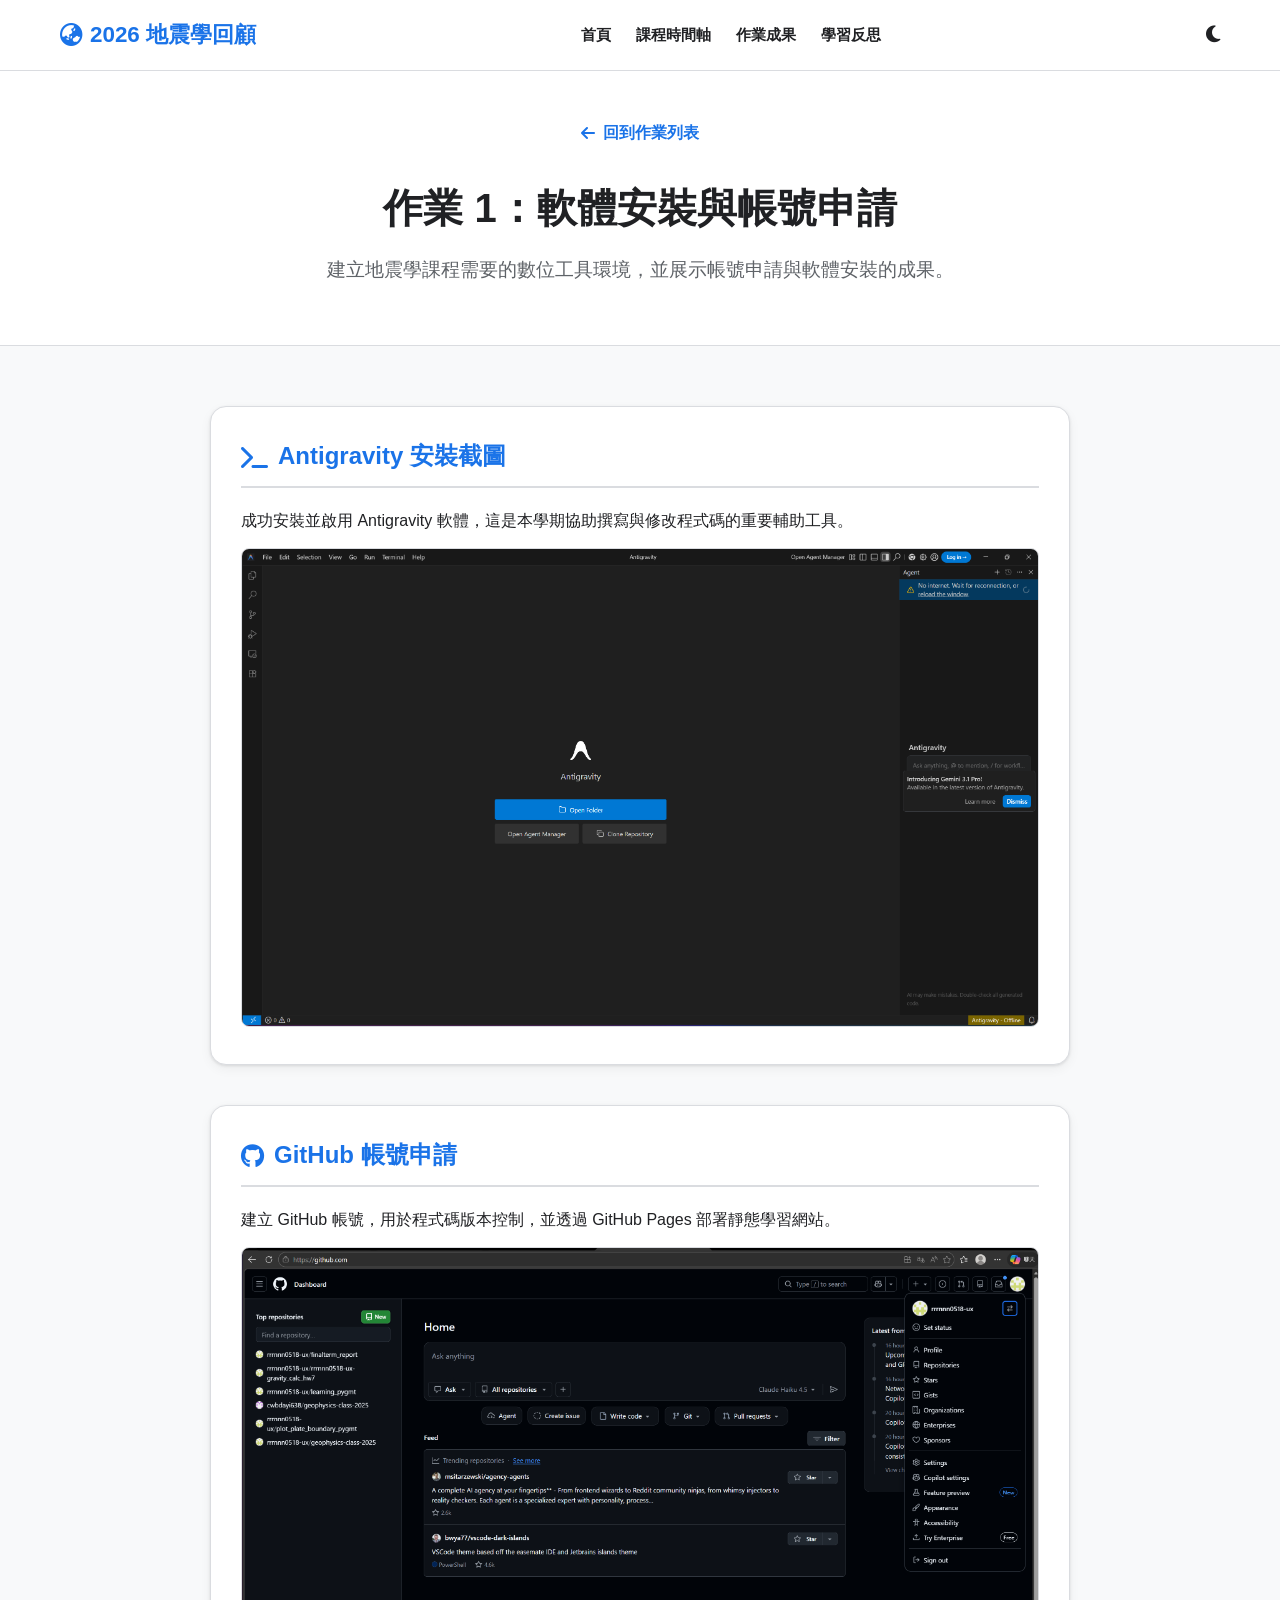
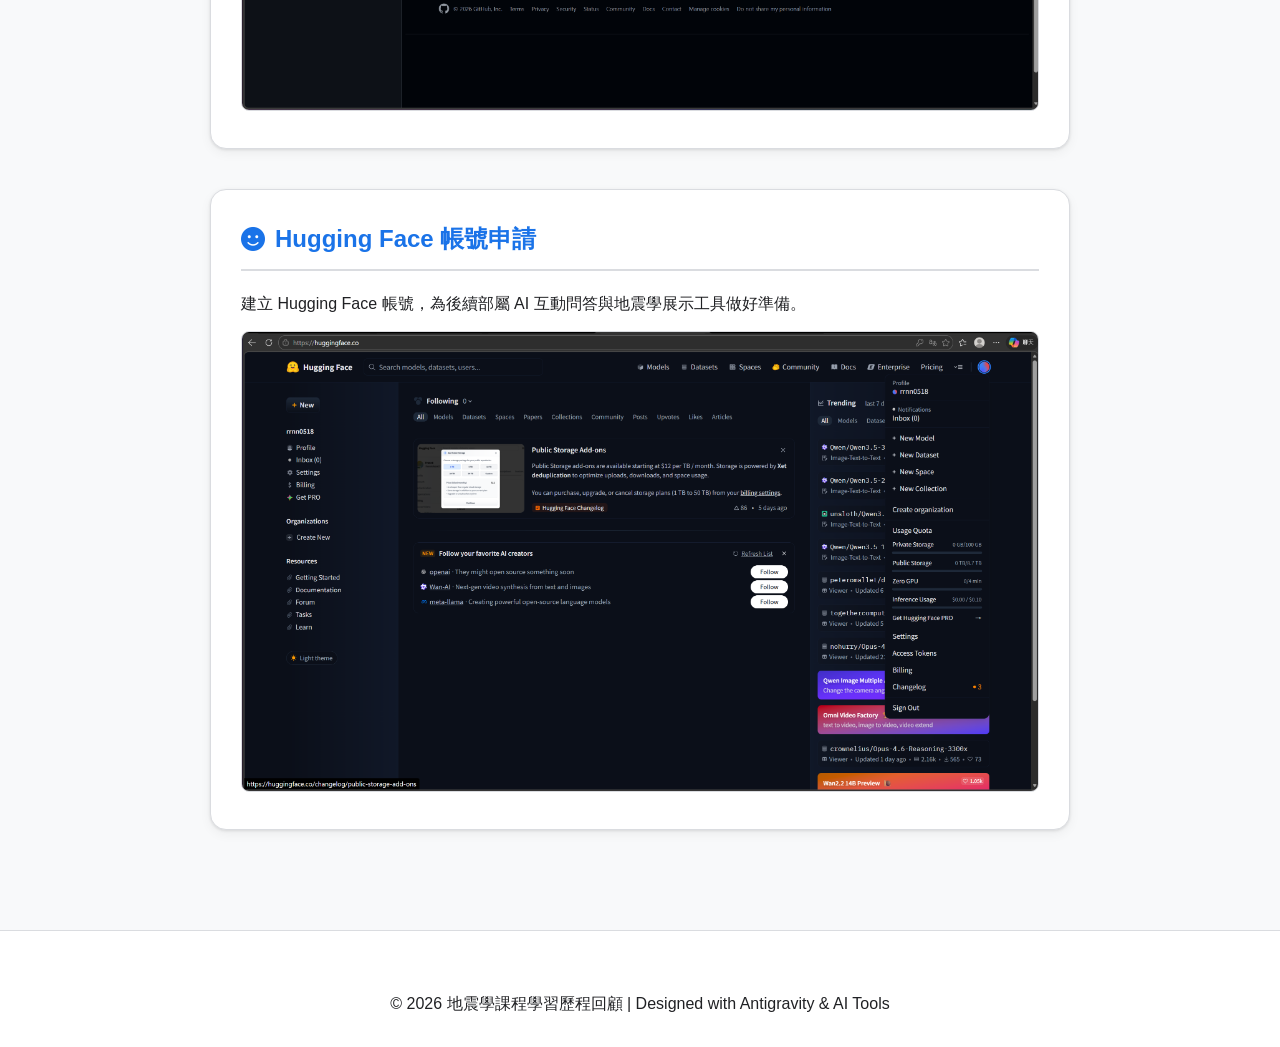
<file: assignment1.html>
<!DOCTYPE html>
<html lang="zh-TW" data-theme="light">
<head>
    <meta charset="UTF-8">
    <meta name="viewport" content="width=device-width, initial-scale=1.0">
    <title>作業 1 - 軟體安裝與帳號申請 | 2026 地震學回顧</title>
    <link rel="stylesheet" href="style.css">
    <link rel="stylesheet" href="https://cdnjs.cloudflare.com/ajax/libs/font-awesome/6.4.0/css/all.min.css">
    <style>
        .assignment-hero {
            padding: 120px 20px 60px;
            text-align: center;
            background: var(--surface-color);
            border-bottom: 1px solid var(--border-color);
        }
        .assignment-title {
            font-size: 2.5rem;
            color: var(--text-color);
            margin-bottom: 15px;
        }
        .assignment-subtitle {
            color: var(--text-light);
            font-size: 1.2rem;
            max-width: 800px;
            margin: 0 auto;
        }
        .content-section {
            max-width: 900px;
            margin: 0 auto;
            padding: 60px 20px;
        }
        .screenshot-card {
            background: var(--surface-color);
            border-radius: 16px;
            padding: 30px;
            margin-bottom: 40px;
            box-shadow: var(--shadow);
            border: 1px solid var(--border-color);
            transition: 0.3s;
        }
        .screenshot-card:hover {
            box-shadow: var(--shadow-hover);
            transform: translateY(-5px);
        }
        .screenshot-title {
            display: flex;
            align-items: center;
            gap: 10px;
            font-size: 1.5rem;
            color: var(--primary-color);
            margin-bottom: 20px;
            border-bottom: 2px solid var(--border-color);
            padding-bottom: 10px;
        }
        .screenshot-img {
            width: 100%;
            border-radius: 8px;
            border: 1px solid var(--border-color);
            margin-top: 15px;
        }
        .back-link {
            display: inline-flex;
            align-items: center;
            gap: 8px;
            margin-bottom: 30px;
            font-weight: 600;
        }
    </style>
</head>
<body>
    <!-- 導覽列 -->
    <nav class="navbar">
        <div class="container nav-container">
            <div class="logo">
                <i class="fa-solid fa-earth-asia"></i> 2026 地震學回顧
            </div>
            <div class="nav-links">
                <a href="index.html#hero">首頁</a>
                <a href="index.html#timeline">課程時間軸</a>
                <a href="index.html#assignments">作業成果</a>
                <a href="index.html#reflection">學習反思</a>
            </div>
            <div style="display:flex; gap: 15px; align-items:center;">
                <button class="theme-toggle" id="theme-toggle" title="切換深色/淺色模式">
                    <i class="fa-solid fa-moon"></i>
                </button>
            </div>
        </div>
    </nav>

    <!-- 作業標題區塊 -->
    <header class="assignment-hero">
        <div class="container">
            <a href="index.html#assignments" class="back-link"><i class="fa-solid fa-arrow-left"></i> 回到作業列表</a>
            <h1 class="assignment-title">作業 1：軟體安裝與帳號申請</h1>
            <p class="assignment-subtitle">建立地震學課程需要的數位工具環境，並展示帳號申請與軟體安裝的成果。</p>
        </div>
    </header>

    <!-- 內容區塊 -->
    <main class="content-section">
        
        <div class="screenshot-card">
            <h2 class="screenshot-title"><i class="fa-solid fa-terminal"></i> Antigravity 安裝截圖</h2>
            <p>成功安裝並啟用 Antigravity 軟體，這是本學期協助撰寫與修改程式碼的重要輔助工具。</p>
            <img src="images/antigravity安裝.png" alt="Antigravity 安裝截圖" class="screenshot-img">
        </div>

        <div class="screenshot-card">
            <h2 class="screenshot-title"><i class="fa-brands fa-github"></i> GitHub 帳號申請</h2>
            <p>建立 GitHub 帳號，用於程式碼版本控制，並透過 GitHub Pages 部署靜態學習網站。</p>
            <img src="images/github安裝.png" alt="GitHub 帳號截圖" class="screenshot-img">
        </div>

        <div class="screenshot-card">
            <h2 class="screenshot-title"><i class="fa-solid fa-face-smile"></i> Hugging Face 帳號申請</h2>
            <p>建立 Hugging Face 帳號，為後續部屬 AI 互動問答與地震學展示工具做好準備。</p>
            <img src="images/hugging_face安裝.png" alt="Hugging Face 帳號截圖" class="screenshot-img">
        </div>

    </main>

    <!-- 頁尾 footer -->
    <footer>
        <div class="container footer-content">
            <p>&copy; 2026 地震學課程學習歷程回顧 | Designed with Antigravity & AI Tools</p>
        </div>
    </footer>

    <script src="script.js"></script>
</body>
</html>
</file>
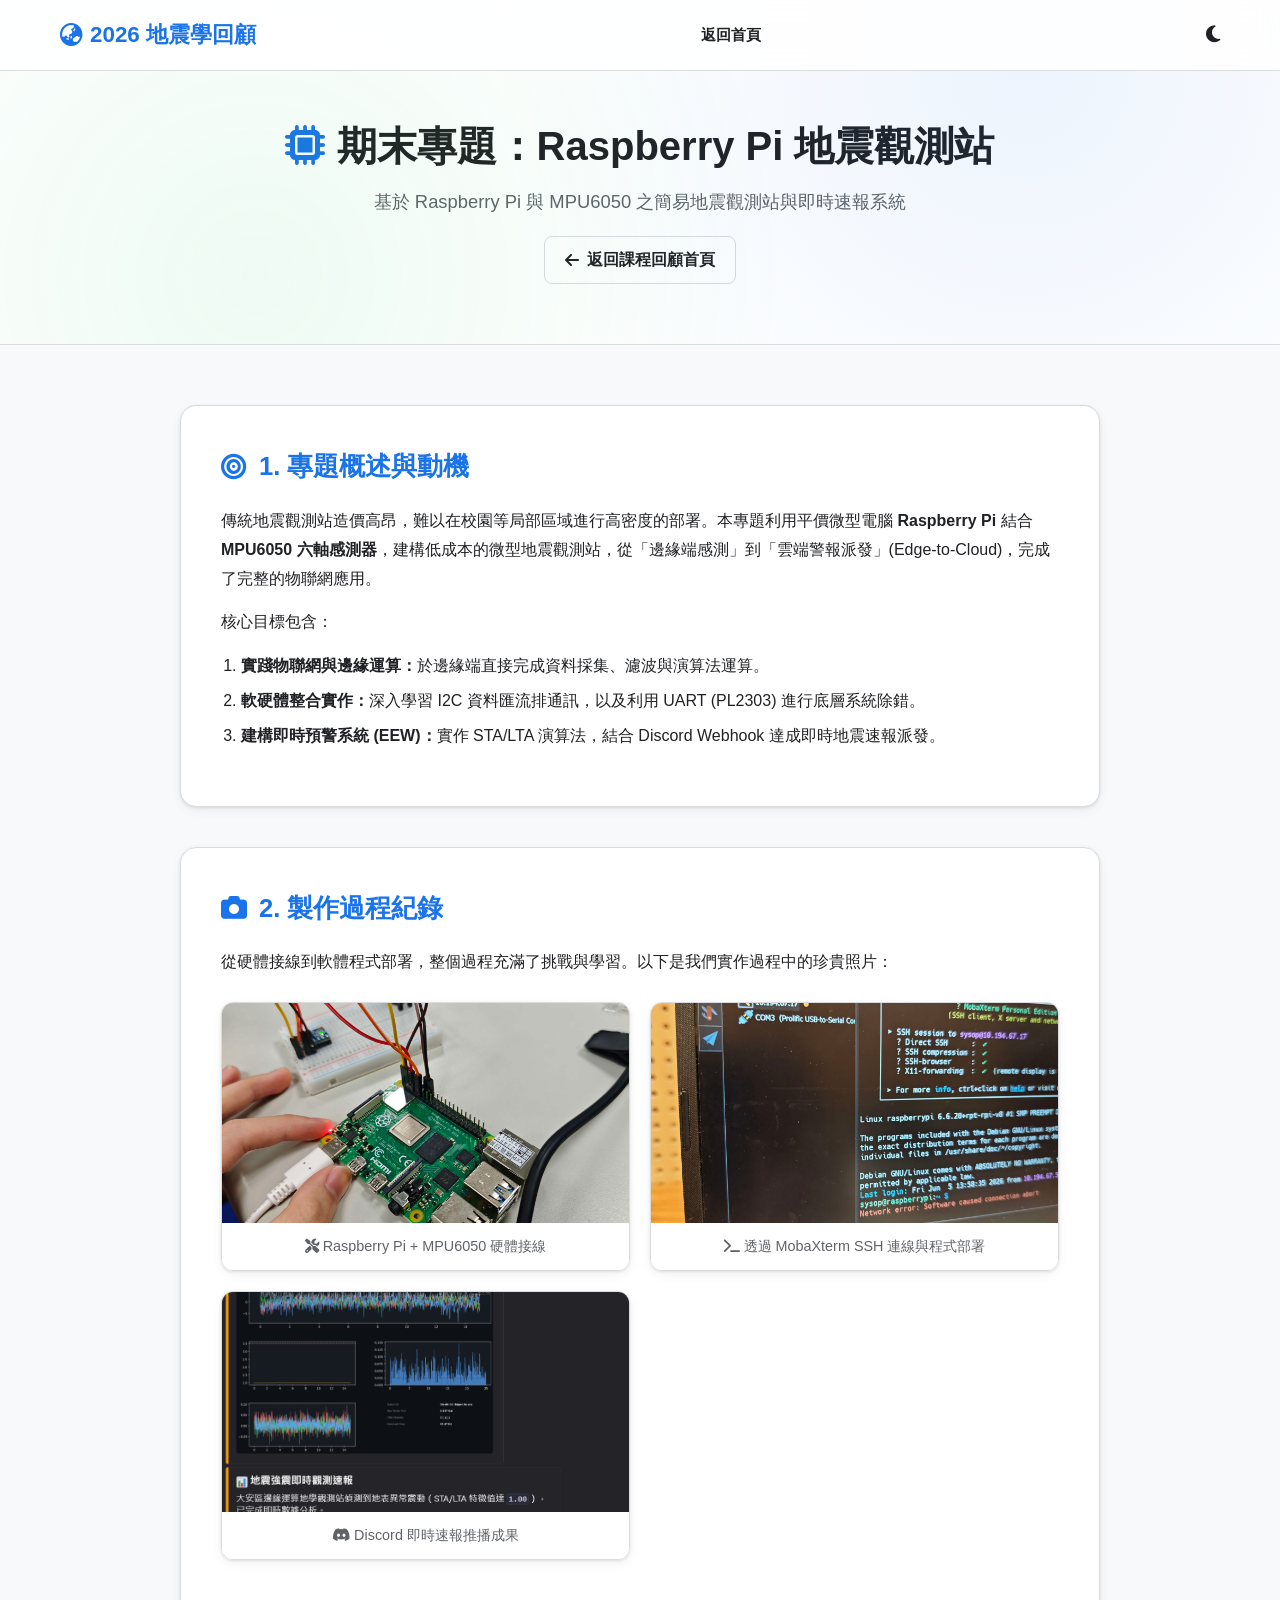
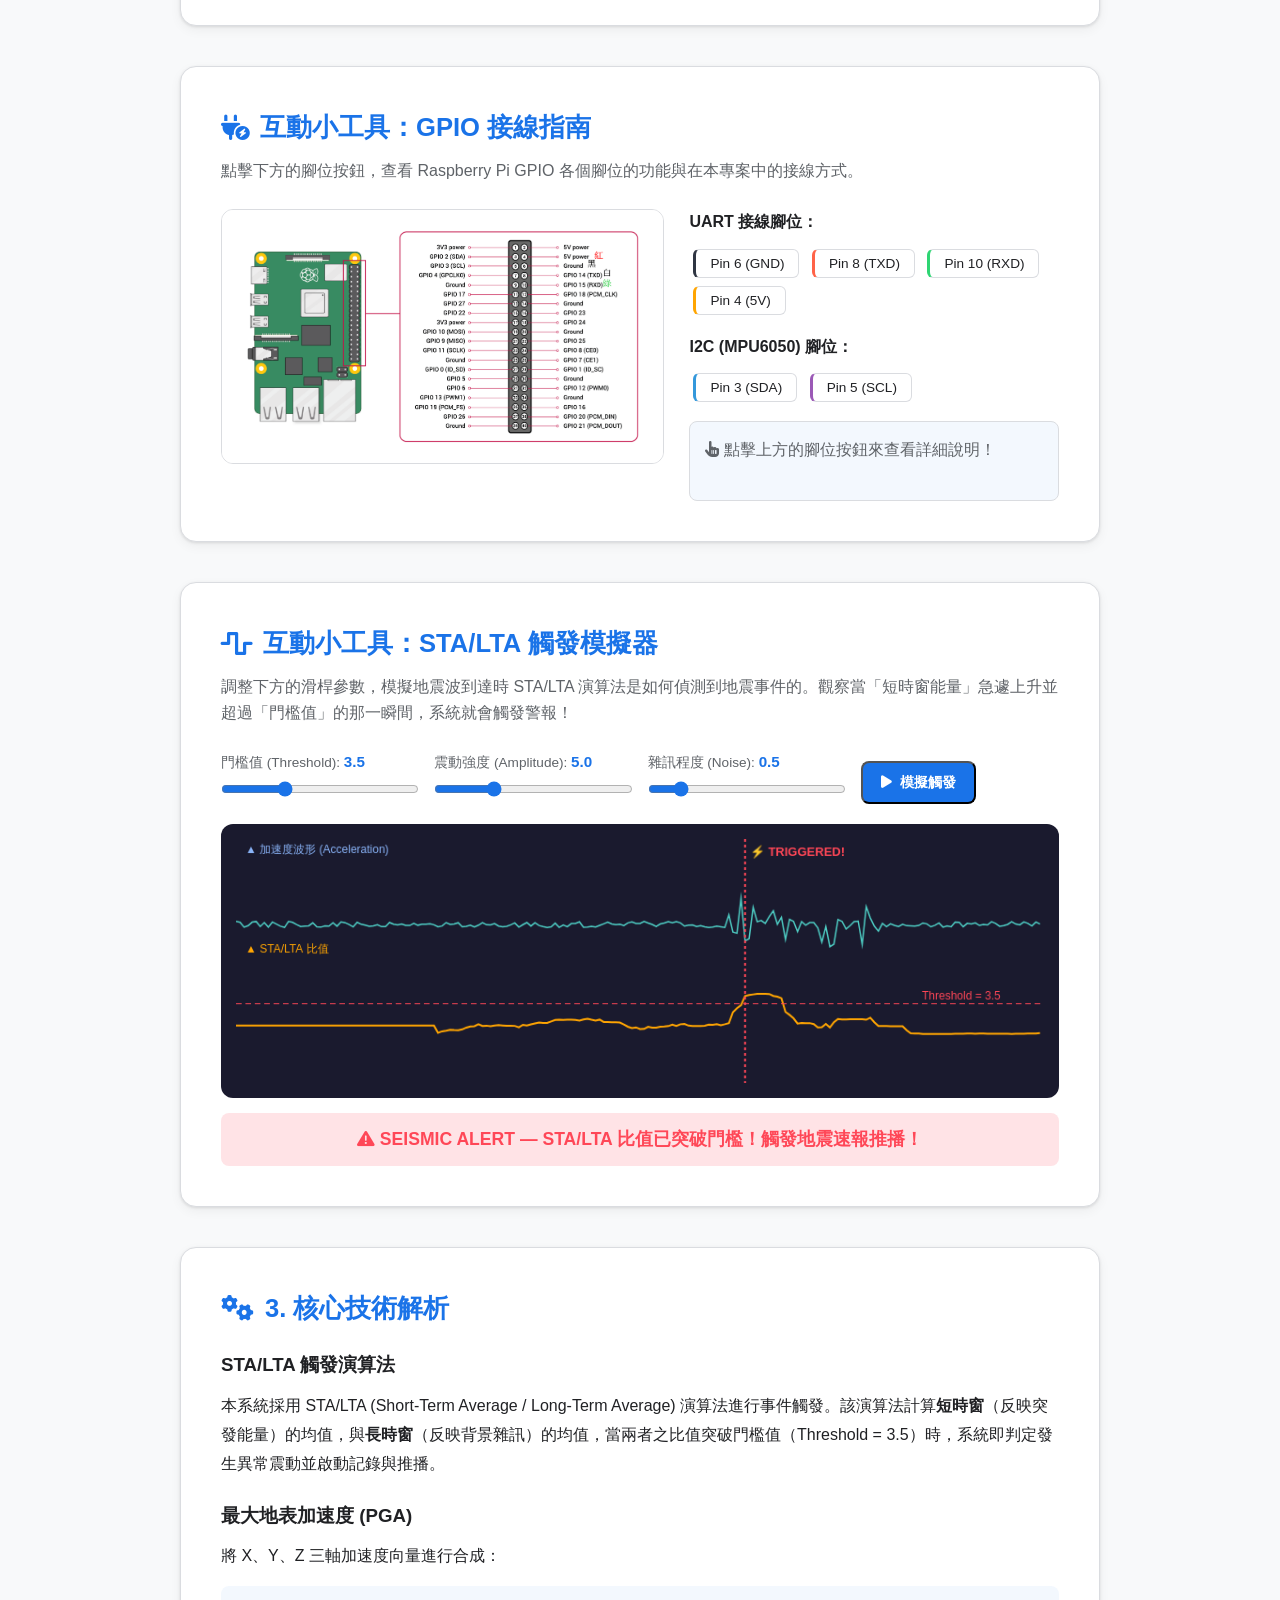
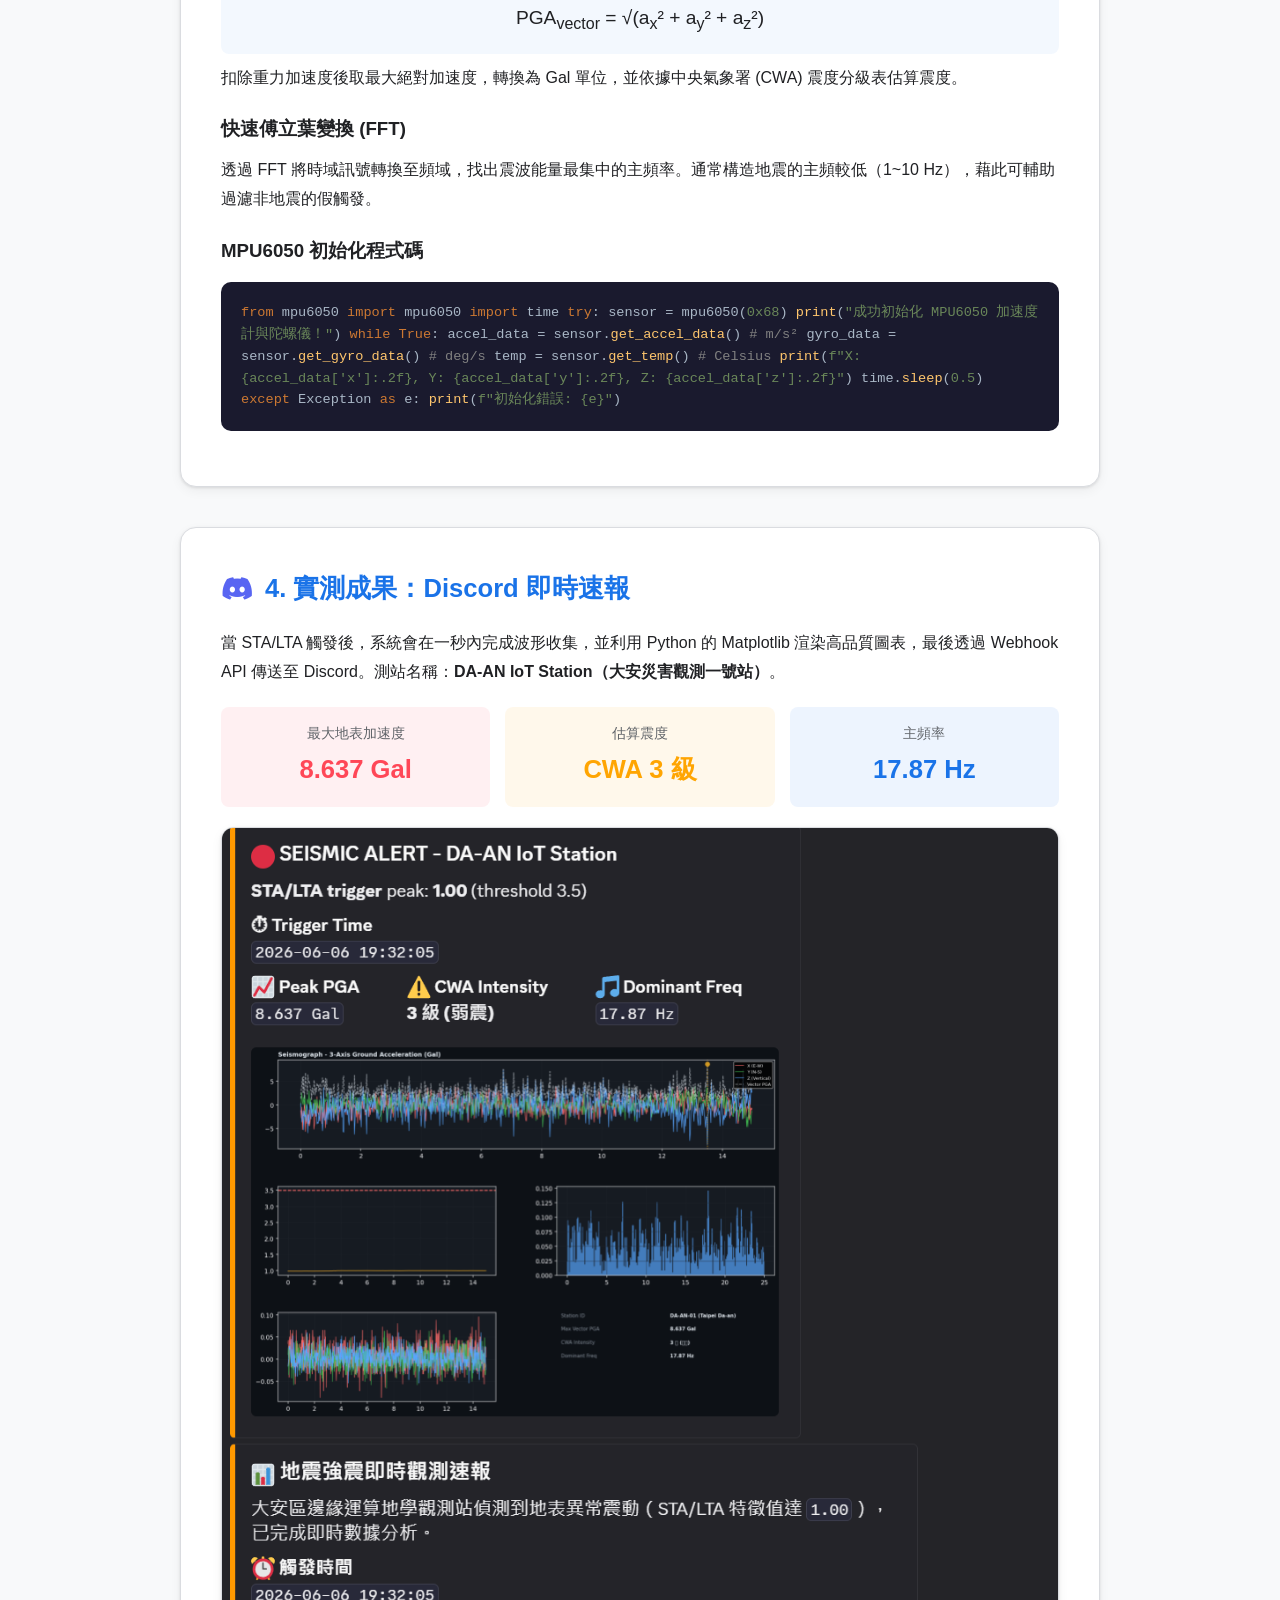
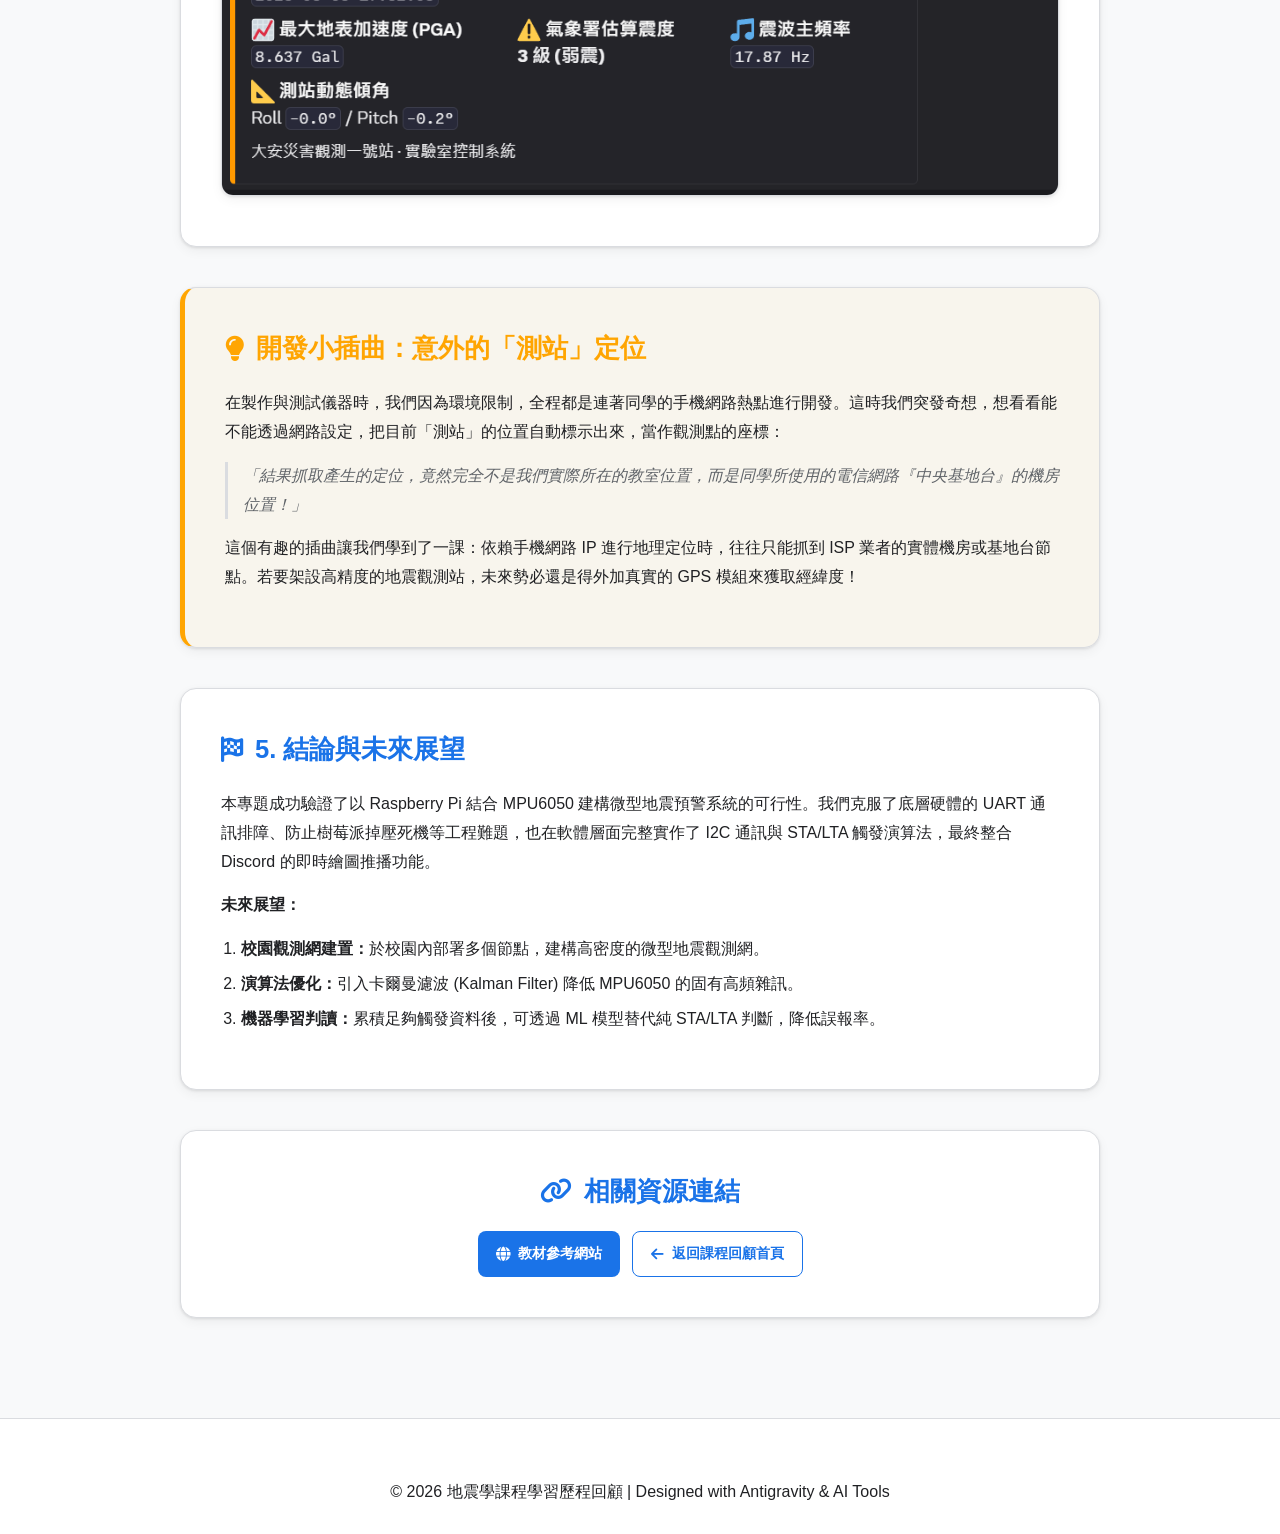
<file: assignment11.html>
<!DOCTYPE html>
<html lang="zh-TW" data-theme="light">
<head>
    <meta charset="UTF-8">
    <meta name="viewport" content="width=device-width, initial-scale=1.0">
    <title>作業 11 - Raspberry Pi 地震觀測站 | 2026 地震學回顧</title>
    <link rel="stylesheet" href="style.css">
    <link rel="stylesheet" href="https://cdnjs.cloudflare.com/ajax/libs/font-awesome/6.4.0/css/all.min.css">
    <style>
        .assignment-hero {
            padding: 120px 20px 60px;
            text-align: center;
            background: var(--surface-color);
            border-bottom: 1px solid var(--border-color);
            position: relative;
            overflow: hidden;
        }
        .assignment-hero::before {
            content: '';
            position: absolute;
            top: 0; left: 0; right: 0; bottom: 0;
            background: radial-gradient(circle at 20% 80%, rgba(46, 204, 113, 0.08) 0%, transparent 50%),
                        radial-gradient(circle at 80% 20%, rgba(26, 115, 232, 0.08) 0%, transparent 50%);
            pointer-events: none;
        }
        .assignment-title {
            font-size: 2.5rem;
            color: var(--text-color);
            margin-bottom: 15px;
            line-height: 1.3;
        }
        .assignment-subtitle {
            color: var(--text-light);
            font-size: 1.15rem;
            max-width: 800px;
            margin: 0 auto;
        }
        .content-section {
            max-width: 960px;
            margin: 0 auto;
            padding: 60px 20px;
        }
        .report-card {
            background: var(--surface-color);
            border-radius: 16px;
            padding: 40px;
            margin-bottom: 40px;
            box-shadow: var(--shadow);
            border: 1px solid var(--border-color);
            transition: 0.3s;
        }
        .report-card:hover {
            box-shadow: var(--shadow-hover);
        }
        .report-title {
            display: flex;
            align-items: center;
            gap: 12px;
            font-size: 1.6rem;
            color: var(--primary-color);
            margin-bottom: 20px;
        }
        .report-body { line-height: 1.8; }
        .report-body p { margin-bottom: 15px; }
        .report-body ul, .report-body ol { padding-left: 20px; margin-bottom: 15px; line-height: 1.8; }
        .report-body li { margin-bottom: 6px; }

        /* Gallery */
        .photo-gallery {
            display: grid;
            grid-template-columns: repeat(auto-fit, minmax(280px, 1fr));
            gap: 20px;
            margin: 25px 0;
        }
        .photo-item {
            border-radius: 12px;
            overflow: hidden;
            border: 1px solid var(--border-color);
            box-shadow: var(--shadow);
            transition: transform 0.3s, box-shadow 0.3s;
        }
        .photo-item:hover {
            transform: translateY(-5px);
            box-shadow: var(--shadow-hover);
        }
        .photo-item img {
            width: 100%;
            height: 220px;
            object-fit: cover;
            display: block;
        }
        .photo-item .caption {
            padding: 12px 15px;
            font-size: 0.9rem;
            color: var(--text-light);
            background: var(--surface-color);
            text-align: center;
        }

        /* Interactive Workshop */
        .workshop {
            background: var(--surface-color);
            border-radius: 16px;
            padding: 40px;
            box-shadow: var(--shadow);
            border: 1px solid var(--border-color);
            margin-bottom: 40px;
        }
        .workshop-title {
            font-size: 1.6rem;
            color: var(--primary-color);
            margin-bottom: 10px;
            display: flex; align-items: center; gap: 10px;
        }
        .workshop-desc { color: var(--text-light); margin-bottom: 25px; }

        /* STA/LTA Simulator */
        .sim-controls {
            display: flex;
            flex-wrap: wrap;
            gap: 15px;
            margin-bottom: 20px;
            align-items: flex-end;
        }
        .sim-group {
            flex: 1;
            min-width: 140px;
        }
        .sim-group label {
            display: block;
            font-size: 0.85rem;
            color: var(--text-light);
            margin-bottom: 4px;
        }
        .sim-group input[type="range"] {
            width: 100%;
            accent-color: var(--primary-color);
        }
        .sim-value {
            font-weight: bold;
            color: var(--primary-color);
            font-size: 0.95rem;
        }
        .sim-canvas-wrap {
            background: #1a1a2e;
            border-radius: 12px;
            padding: 15px;
            margin-bottom: 15px;
        }
        .sim-canvas-wrap canvas {
            width: 100%;
            display: block;
            border-radius: 8px;
        }
        .sim-status {
            text-align: center;
            padding: 12px;
            border-radius: 8px;
            font-weight: bold;
            font-size: 1.1rem;
            transition: 0.3s;
        }
        .sim-status.idle { background: rgba(26,115,232,0.1); color: var(--primary-color); }
        .sim-status.triggered { background: rgba(255,71,87,0.15); color: #ff4757; animation: pulse-alert 0.6s ease-in-out infinite alternate; }
        @keyframes pulse-alert { from { opacity: 1; } to { opacity: 0.7; } }

        /* GPIO Interactive Diagram */
        .gpio-explorer {
            display: flex;
            gap: 25px;
            flex-wrap: wrap;
            align-items: flex-start;
        }
        .gpio-img-wrap {
            flex: 1.2;
            min-width: 300px;
        }
        .gpio-img-wrap img {
            width: 100%;
            border-radius: 12px;
            border: 1px solid var(--border-color);
        }
        .gpio-info-panel {
            flex: 1;
            min-width: 260px;
        }
        .pin-btn {
            display: inline-block;
            padding: 6px 14px;
            margin: 4px;
            border-radius: 6px;
            border: 1px solid var(--border-color);
            background: var(--surface-color);
            color: var(--text-color);
            cursor: pointer;
            font-size: 0.85rem;
            transition: 0.2s;
        }
        .pin-btn:hover, .pin-btn.active {
            background: var(--primary-color);
            color: white;
            border-color: var(--primary-color);
        }
        .pin-btn.gnd { border-left: 3px solid #2f3542; }
        .pin-btn.txd { border-left: 3px solid #ff6348; }
        .pin-btn.rxd { border-left: 3px solid #2ed573; }
        .pin-btn.power { border-left: 3px solid #ffa502; }
        .pin-detail {
            margin-top: 15px;
            padding: 15px;
            border-radius: 8px;
            background: rgba(26,115,232,0.05);
            border: 1px solid var(--border-color);
            min-height: 80px;
        }

        /* Links */
        .resource-links {
            display: flex;
            flex-wrap: wrap;
            gap: 12px;
            margin-top: 20px;
        }
        .resource-link {
            display: inline-flex;
            align-items: center;
            gap: 8px;
            padding: 10px 18px;
            border-radius: 8px;
            background: var(--primary-color);
            color: white;
            text-decoration: none;
            font-weight: 600;
            font-size: 0.9rem;
            transition: 0.2s;
        }
        .resource-link:hover { opacity: 0.85; transform: translateY(-2px); }
        .resource-link.outline {
            background: transparent;
            color: var(--primary-color);
            border: 1px solid var(--primary-color);
        }
        .resource-link.outline:hover { background: var(--primary-color); color: white; }

        .code-block {
            background: #1a1a2e;
            color: #a9b7c6;
            padding: 20px;
            border-radius: 10px;
            font-family: 'Fira Code', 'Consolas', monospace;
            font-size: 0.85rem;
            overflow-x: auto;
            margin: 15px 0;
            line-height: 1.6;
        }
        .code-block .keyword { color: #cc7832; }
        .code-block .string { color: #6a8759; }
        .code-block .comment { color: #808080; }
        .code-block .func { color: #ffc66d; }

        .back-link {
            display: inline-flex; align-items: center; gap: 8px;
            padding: 10px 20px; border-radius: 8px;
            background: var(--surface-color); color: var(--text-color);
            text-decoration: none; font-weight: 600;
            border: 1px solid var(--border-color);
            transition: 0.2s;
        }
        .back-link:hover { box-shadow: var(--shadow); }
    </style>
</head>
<body>
    <!-- 導覽列 -->
    <nav class="navbar">
        <div class="container nav-container">
            <div class="logo"><i class="fa-solid fa-earth-asia"></i> 2026 地震學回顧</div>
            <div class="nav-links">
                <a href="index.html">返回首頁</a>
            </div>
            <button class="theme-toggle" id="theme-toggle" title="切換深色/淺色模式"><i class="fa-solid fa-moon"></i></button>
        </div>
    </nav>

    <!-- Hero -->
    <section class="assignment-hero">
        <h1 class="assignment-title"><i class="fa-solid fa-microchip" style="color: var(--primary-color);"></i> 期末專題：Raspberry Pi 地震觀測站</h1>
        <p class="assignment-subtitle">基於 Raspberry Pi 與 MPU6050 之簡易地震觀測站與即時速報系統</p>
        <div style="margin-top: 20px;">
            <a href="index.html" class="back-link"><i class="fa-solid fa-arrow-left"></i> 返回課程回顧首頁</a>
        </div>
    </section>

    <div class="content-section">

        <!-- 1. 專題概述 -->
        <div class="report-card">
            <h2 class="report-title"><i class="fa-solid fa-bullseye"></i> 1. 專題概述與動機</h2>
            <div class="report-body">
                <p>傳統地震觀測站造價高昂，難以在校園等局部區域進行高密度的部署。本專題利用平價微型電腦 <strong>Raspberry Pi</strong> 結合 <strong>MPU6050 六軸感測器</strong>，建構低成本的微型地震觀測站，從「邊緣端感測」到「雲端警報派發」(Edge-to-Cloud)，完成了完整的物聯網應用。</p>
                <p>核心目標包含：</p>
                <ol>
                    <li><strong>實踐物聯網與邊緣運算：</strong>於邊緣端直接完成資料採集、濾波與演算法運算。</li>
                    <li><strong>軟硬體整合實作：</strong>深入學習 I2C 資料匯流排通訊，以及利用 UART (PL2303) 進行底層系統除錯。</li>
                    <li><strong>建構即時預警系統 (EEW)：</strong>實作 STA/LTA 演算法，結合 Discord Webhook 達成即時地震速報派發。</li>
                </ol>
            </div>
        </div>

        <!-- 2. 製作過程照片 -->
        <div class="report-card">
            <h2 class="report-title"><i class="fa-solid fa-camera"></i> 2. 製作過程紀錄</h2>
            <div class="report-body">
                <p>從硬體接線到軟體程式部署，整個過程充滿了挑戰與學習。以下是我們實作過程中的珍貴照片：</p>
            </div>
            <div class="photo-gallery">
                <div class="photo-item">
                    <img src="images/RaspberryPi_製作照片.jpg" alt="Raspberry Pi 硬體組裝">
                    <div class="caption"><i class="fa-solid fa-screwdriver-wrench"></i> Raspberry Pi + MPU6050 硬體接線</div>
                </div>
                <div class="photo-item">
                    <img src="images/RaspberryPi_電腦程式輸入過程圖片.jpg" alt="透過 MobaXterm 進行 SSH 連線設定">
                    <div class="caption"><i class="fa-solid fa-terminal"></i> 透過 MobaXterm SSH 連線與程式部署</div>
                </div>
                <div class="photo-item">
                    <img src="images/discord_地震回報訊息成果.png" alt="Discord 機器人即時推播結果">
                    <div class="caption"><i class="fa-brands fa-discord"></i> Discord 即時速報推播成果</div>
                </div>
            </div>
        </div>

        <!-- 3. GPIO 互動接線指南 -->
        <div class="workshop">
            <h2 class="workshop-title"><i class="fa-solid fa-plug-circle-bolt"></i> 互動小工具：GPIO 接線指南</h2>
            <p class="workshop-desc">點擊下方的腳位按鈕，查看 Raspberry Pi GPIO 各個腳位的功能與在本專案中的接線方式。</p>
            <div class="gpio-explorer">
                <div class="gpio-img-wrap">
                    <img src="images/gpio_raspberrypi.png" alt="Raspberry Pi GPIO 腳位定義圖">
                </div>
                <div class="gpio-info-panel">
                    <h4 style="margin-bottom: 10px;">UART 接線腳位：</h4>
                    <div id="gpio-buttons">
                        <button class="pin-btn gnd" data-pin="pin6">Pin 6 (GND)</button>
                        <button class="pin-btn txd" data-pin="pin8">Pin 8 (TXD)</button>
                        <button class="pin-btn rxd" data-pin="pin10">Pin 10 (RXD)</button>
                        <button class="pin-btn power" data-pin="pin4">Pin 4 (5V)</button>
                    </div>
                    <h4 style="margin: 15px 0 10px;">I2C (MPU6050) 腳位：</h4>
                    <div>
                        <button class="pin-btn" data-pin="pin3" style="border-left: 3px solid #3498db;">Pin 3 (SDA)</button>
                        <button class="pin-btn" data-pin="pin5" style="border-left: 3px solid #9b59b6;">Pin 5 (SCL)</button>
                    </div>
                    <div class="pin-detail" id="pin-detail">
                        <p style="color: var(--text-light);"><i class="fa-solid fa-hand-pointer"></i> 點擊上方的腳位按鈕來查看詳細說明！</p>
                    </div>
                </div>
            </div>
        </div>

        <!-- 4. STA/LTA 觸發模擬器 -->
        <div class="workshop">
            <h2 class="workshop-title"><i class="fa-solid fa-wave-square"></i> 互動小工具：STA/LTA 觸發模擬器</h2>
            <p class="workshop-desc">調整下方的滑桿參數，模擬地震波到達時 STA/LTA 演算法是如何偵測到地震事件的。觀察當「短時窗能量」急遽上升並超過「門檻值」的那一瞬間，系統就會觸發警報！</p>
            
            <div class="sim-controls">
                <div class="sim-group">
                    <label>門檻值 (Threshold): <span class="sim-value" id="thresh-val">3.5</span></label>
                    <input type="range" id="threshold" min="1.5" max="8.0" step="0.1" value="3.5">
                </div>
                <div class="sim-group">
                    <label>震動強度 (Amplitude): <span class="sim-value" id="amp-val">5.0</span></label>
                    <input type="range" id="amplitude" min="1.0" max="15.0" step="0.5" value="5.0">
                </div>
                <div class="sim-group">
                    <label>雜訊程度 (Noise): <span class="sim-value" id="noise-val">0.5</span></label>
                    <input type="range" id="noise" min="0.1" max="3.0" step="0.1" value="0.5">
                </div>
                <div class="sim-group" style="min-width: auto;">
                    <button id="sim-start" class="resource-link" style="margin-top: 0;"><i class="fa-solid fa-play"></i> 模擬觸發</button>
                </div>
            </div>
            <div class="sim-canvas-wrap">
                <canvas id="sta-lta-canvas" width="860" height="260"></canvas>
            </div>
            <div class="sim-status idle" id="sim-status">
                <i class="fa-solid fa-satellite-dish"></i> 背景監測中...等待 STA/LTA 比值突破門檻
            </div>
        </div>

        <!-- 5. 核心技術解析 -->
        <div class="report-card">
            <h2 class="report-title"><i class="fa-solid fa-gears"></i> 3. 核心技術解析</h2>
            <div class="report-body">
                <h3 style="margin-bottom: 10px; color: var(--text-color);">STA/LTA 觸發演算法</h3>
                <p>本系統採用 STA/LTA (Short-Term Average / Long-Term Average) 演算法進行事件觸發。該演算法計算<strong>短時窗</strong>（反映突發能量）的均值，與<strong>長時窗</strong>（反映背景雜訊）的均值，當兩者之比值突破門檻值（Threshold = 3.5）時，系統即判定發生異常震動並啟動記錄與推播。</p>

                <h3 style="margin: 20px 0 10px; color: var(--text-color);">最大地表加速度 (PGA)</h3>
                <p>將 X、Y、Z 三軸加速度向量進行合成：</p>
                <div style="text-align: center; font-size: 1.2rem; padding: 15px; background: rgba(26,115,232,0.05); border-radius: 8px; margin: 10px 0;">
                    PGA<sub>vector</sub> = √(a<sub>x</sub>² + a<sub>y</sub>² + a<sub>z</sub>²)
                </div>
                <p>扣除重力加速度後取最大絕對加速度，轉換為 Gal 單位，並依據中央氣象署 (CWA) 震度分級表估算震度。</p>

                <h3 style="margin: 20px 0 10px; color: var(--text-color);">快速傅立葉變換 (FFT)</h3>
                <p>透過 FFT 將時域訊號轉換至頻域，找出震波能量最集中的主頻率。通常構造地震的主頻較低（1~10 Hz），藉此可輔助過濾非地震的假觸發。</p>

                <h3 style="margin: 20px 0 10px; color: var(--text-color);">MPU6050 初始化程式碼</h3>
                <div class="code-block">
<span class="keyword">from</span> mpu6050 <span class="keyword">import</span> mpu6050
<span class="keyword">import</span> time

<span class="keyword">try</span>:
    sensor = mpu6050(<span class="string">0x68</span>)
    <span class="func">print</span>(<span class="string">"成功初始化 MPU6050 加速度計與陀螺儀！"</span>)
    
    <span class="keyword">while</span> <span class="keyword">True</span>:
        accel_data = sensor.<span class="func">get_accel_data</span>() <span class="comment"># m/s²</span>
        gyro_data  = sensor.<span class="func">get_gyro_data</span>()  <span class="comment"># deg/s</span>
        temp       = sensor.<span class="func">get_temp</span>()       <span class="comment"># Celsius</span>
        
        <span class="func">print</span>(<span class="string">f"X: {accel_data['x']:.2f}, Y: {accel_data['y']:.2f}, Z: {accel_data['z']:.2f}"</span>)
        time.<span class="func">sleep</span>(<span class="string">0.5</span>)
<span class="keyword">except</span> Exception <span class="keyword">as</span> e:
    <span class="func">print</span>(<span class="string">f"初始化錯誤: {e}"</span>)
                </div>
            </div>
        </div>

        <!-- 6. 實測成果 -->
        <div class="report-card">
            <h2 class="report-title"><i class="fa-brands fa-discord" style="color: #5865F2;"></i> 4. 實測成果：Discord 即時速報</h2>
            <div class="report-body">
                <p>當 STA/LTA 觸發後，系統會在一秒內完成波形收集，並利用 Python 的 Matplotlib 渲染高品質圖表，最後透過 Webhook API 傳送至 Discord。測站名稱：<strong>DA-AN IoT Station（大安災害觀測一號站）</strong>。</p>
                <div style="display: flex; flex-wrap: wrap; gap: 15px; margin: 20px 0;">
                    <div style="flex:1; min-width: 120px; padding: 15px; border-radius: 8px; background: rgba(255,71,87,0.08); text-align: center;">
                        <div style="font-size: 0.85rem; color: var(--text-light);">最大地表加速度</div>
                        <div style="font-size: 1.6rem; font-weight: bold; color: #ff4757;">8.637 Gal</div>
                    </div>
                    <div style="flex:1; min-width: 120px; padding: 15px; border-radius: 8px; background: rgba(255,165,2,0.08); text-align: center;">
                        <div style="font-size: 0.85rem; color: var(--text-light);">估算震度</div>
                        <div style="font-size: 1.6rem; font-weight: bold; color: #ffa502;">CWA 3 級</div>
                    </div>
                    <div style="flex:1; min-width: 120px; padding: 15px; border-radius: 8px; background: rgba(26,115,232,0.08); text-align: center;">
                        <div style="font-size: 0.85rem; color: var(--text-light);">主頻率</div>
                        <div style="font-size: 1.6rem; font-weight: bold; color: var(--primary-color);">17.87 Hz</div>
                    </div>
                </div>
                <img src="images/discord_地震回報訊息成果.png" alt="Discord 即時波形與數據推播結果" style="width: 100%; border-radius: 12px; border: 1px solid var(--border-color); box-shadow: var(--shadow);">
            </div>
        </div>

        <!-- 開發小插曲 -->
        <div class="report-card" style="background: rgba(255, 165, 2, 0.05); border-left: 5px solid #ffa502;">
            <h2 class="report-title" style="color: #ffa502;"><i class="fa-solid fa-lightbulb"></i> 開發小插曲：意外的「測站」定位</h2>
            <div class="report-body">
                <p>在製作與測試儀器時，我們因為環境限制，全程都是連著同學的手機網路熱點進行開發。這時我們突發奇想，想看看能不能透過網路設定，把目前「測站」的位置自動標示出來，當作觀測點的座標：</p>
                <p style="font-style: italic; color: var(--text-light); border-left: 3px solid var(--border-color); padding-left: 15px; margin: 15px 0;">
                    「結果抓取產生的定位，竟然完全不是我們實際所在的教室位置，而是同學所使用的電信網路『中央基地台』的機房位置！」
                </p>
                <p>這個有趣的插曲讓我們學到了一課：依賴手機網路 IP 進行地理定位時，往往只能抓到 ISP 業者的實體機房或基地台節點。若要架設高精度的地震觀測站，未來勢必還是得外加真實的 GPS 模組來獲取經緯度！</p>
            </div>
        </div>

        <!-- 7. 結論 -->
        <div class="report-card">
            <h2 class="report-title"><i class="fa-solid fa-flag-checkered"></i> 5. 結論與未來展望</h2>
            <div class="report-body">
                <p>本專題成功驗證了以 Raspberry Pi 結合 MPU6050 建構微型地震預警系統的可行性。我們克服了底層硬體的 UART 通訊排障、防止樹莓派掉壓死機等工程難題，也在軟體層面完整實作了 I2C 通訊與 STA/LTA 觸發演算法，最終整合 Discord 的即時繪圖推播功能。</p>
                <p><strong>未來展望：</strong></p>
                <ol>
                    <li><strong>校園觀測網建置：</strong>於校園內部署多個節點，建構高密度的微型地震觀測網。</li>
                    <li><strong>演算法優化：</strong>引入卡爾曼濾波 (Kalman Filter) 降低 MPU6050 的固有高頻雜訊。</li>
                    <li><strong>機器學習判讀：</strong>累積足夠觸發資料後，可透過 ML 模型替代純 STA/LTA 判斷，降低誤報率。</li>
                </ol>
            </div>
        </div>

        <!-- 資源連結 -->
        <div class="report-card" style="text-align: center;">
            <h2 class="report-title" style="justify-content: center;"><i class="fa-solid fa-link"></i> 相關資源連結</h2>
            <div class="resource-links" style="justify-content: center;">
                <a href="https://oceanicdayi.github.io/raspberrypi_seismology/" target="_blank" class="resource-link"><i class="fa-solid fa-globe"></i> 教材參考網站</a>
                <a href="index.html" class="resource-link outline"><i class="fa-solid fa-arrow-left"></i> 返回課程回顧首頁</a>
            </div>
        </div>

    </div>

    <!-- Footer -->
    <footer>
        <div class="container footer-content">
            <p>&copy; 2026 地震學課程學習歷程回顧 | Designed with Antigravity & AI Tools</p>
        </div>
    </footer>

    <script>
    // Theme toggle
    const themeToggle = document.getElementById('theme-toggle');
    if (themeToggle) {
        themeToggle.addEventListener('click', () => {
            const html = document.documentElement;
            html.setAttribute('data-theme', html.getAttribute('data-theme') === 'dark' ? 'light' : 'dark');
        });
    }

    // GPIO Interactive
    const pinData = {
        pin6: { name: 'Pin 6 — Ground (GND)', color: '#2f3542', wire: '黑色線', desc: '接地線。連接 PL2303 傳輸線的黑色線。這是所有電路共通的「零電位參考點」，必須正確連接否則通訊會完全失敗。' },
        pin8: { name: 'Pin 8 — GPIO 14 (TXD)', color: '#ff6348', wire: '白色線', desc: '樹莓派的「發送端 (Transmit)」。注意！這裡要接 PL2303 的白色線 (RXD/接收端)。因為一方的「說」要對應另一方的「聽」，這就是 TX↔RX 交叉連接的原則！' },
        pin10: { name: 'Pin 10 — GPIO 15 (RXD)', color: '#2ed573', wire: '綠色線', desc: '樹莓派的「接收端 (Receive)」。連接 PL2303 的綠色線 (TXD/發送端)。同樣遵守 TX↔RX 交叉原則。成功連接後，在 MobaXterm 設定 Baud 115200、Flow Control: None 即可通訊。' },
        pin4: { name: 'Pin 4 — 5V Power', color: '#ffa502', wire: '紅色線', desc: '⚠️ 警告！當樹莓派已有獨立 Type-C 供電時，紅色線 (5V) 絕對不可連接！否則會造成電壓衝突，可能導致 Undervoltage 警告、系統死機、甚至記憶卡毀損。' },
        pin3: { name: 'Pin 3 — GPIO 2 (SDA)', color: '#3498db', wire: 'I2C 數據線', desc: 'I2C 的「資料線 (Serial Data)」。連接 MPU6050 的 SDA 腳位。所有感測器的三軸加速度與陀螺儀資料都是透過這條線傳輸的。' },
        pin5: { name: 'Pin 5 — GPIO 3 (SCL)', color: '#9b59b6', wire: 'I2C 時脈線', desc: 'I2C 的「時脈線 (Serial Clock)」。連接 MPU6050 的 SCL 腳位。這條線提供同步時脈信號，讓主控端 (Pi) 與從屬端 (MPU6050) 知道何時該讀取/寫入資料。' }
    };

    document.querySelectorAll('.pin-btn').forEach(btn => {
        btn.addEventListener('click', () => {
            const pin = btn.dataset.pin;
            const data = pinData[pin];
            if (!data) return;
            document.querySelectorAll('.pin-btn').forEach(b => b.classList.remove('active'));
            btn.classList.add('active');
            document.getElementById('pin-detail').innerHTML = `
                <div style="font-weight: bold; color: ${data.color}; margin-bottom: 8px;">${data.name}</div>
                <div style="margin-bottom: 6px;"><strong>對應線材：</strong>${data.wire}</div>
                <div style="font-size: 0.9rem; line-height: 1.6;">${data.desc}</div>
            `;
        });
    });

    // STA/LTA Simulator
    const canvas = document.getElementById('sta-lta-canvas');
    const ctx = canvas.getContext('2d');
    const W = canvas.width;
    const H = canvas.height;

    function drawSim() {
        const threshold = parseFloat(document.getElementById('threshold').value);
        const amplitude = parseFloat(document.getElementById('amplitude').value);
        const noiseLevel = parseFloat(document.getElementById('noise').value);
        
        document.getElementById('thresh-val').textContent = threshold.toFixed(1);
        document.getElementById('amp-val').textContent = amplitude.toFixed(1);
        document.getElementById('noise-val').textContent = noiseLevel.toFixed(1);

        ctx.fillStyle = '#1a1a2e';
        ctx.fillRect(0, 0, W, H);

        const totalSamples = 200;
        const eventStart = 120;
        const eventEnd = 160;
        const staLen = 10;
        const ltaLen = 50;

        // Generate signal
        let signal = [];
        for (let i = 0; i < totalSamples; i++) {
            let val = (Math.random() - 0.5) * noiseLevel;
            if (i >= eventStart && i < eventEnd) {
                val += (Math.random() - 0.5) * amplitude * Math.sin((i - eventStart) * 0.3);
            }
            signal.push(val);
        }

        // Compute STA/LTA ratio
        let ratios = [];
        for (let i = 0; i < totalSamples; i++) {
            if (i < ltaLen) { ratios.push(1); continue; }
            let sta = 0, lta = 0;
            for (let j = i - staLen; j < i; j++) sta += signal[j] * signal[j];
            sta /= staLen;
            for (let j = i - ltaLen; j < i; j++) lta += signal[j] * signal[j];
            lta /= ltaLen;
            ratios.push(lta > 0.0001 ? sta / lta : 1);
        }

        // Draw waveform
        const midY = H * 0.35;
        const scaleY = H * 0.25 / (amplitude || 1);
        ctx.strokeStyle = '#4ecdc4';
        ctx.lineWidth = 1.5;
        ctx.beginPath();
        for (let i = 0; i < totalSamples; i++) {
            const x = (i / totalSamples) * W;
            const y = midY - signal[i] * scaleY;
            i === 0 ? ctx.moveTo(x, y) : ctx.lineTo(x, y);
        }
        ctx.stroke();

        // Draw STA/LTA ratio
        const ratioY = H * 0.8;
        const ratioScale = H * 0.25 / (threshold * 2);
        ctx.strokeStyle = '#ffa502';
        ctx.lineWidth = 2;
        ctx.beginPath();
        let triggered = false;
        let triggerX = -1;
        for (let i = 0; i < totalSamples; i++) {
            const x = (i / totalSamples) * W;
            const y = ratioY - ratios[i] * ratioScale;
            i === 0 ? ctx.moveTo(x, y) : ctx.lineTo(x, y);
            if (!triggered && ratios[i] > threshold) { triggered = true; triggerX = x; }
        }
        ctx.stroke();

        // Threshold line
        ctx.strokeStyle = '#ff4757';
        ctx.lineWidth = 1;
        ctx.setLineDash([6, 4]);
        const threshY = ratioY - threshold * ratioScale;
        ctx.beginPath();
        ctx.moveTo(0, threshY);
        ctx.lineTo(W, threshY);
        ctx.stroke();
        ctx.setLineDash([]);

        // Trigger marker
        if (triggered && triggerX > 0) {
            ctx.strokeStyle = '#ff4757';
            ctx.lineWidth = 2;
            ctx.setLineDash([3, 3]);
            ctx.beginPath();
            ctx.moveTo(triggerX, 0);
            ctx.lineTo(triggerX, H);
            ctx.stroke();
            ctx.setLineDash([]);

            ctx.fillStyle = '#ff4757';
            ctx.font = 'bold 13px sans-serif';
            ctx.fillText('⚡ TRIGGERED!', triggerX + 5, 18);
        }

        // Labels
        ctx.fillStyle = '#8ab4f8';
        ctx.font = '12px sans-serif';
        ctx.fillText('▲ 加速度波形 (Acceleration)', 10, 15);
        ctx.fillStyle = '#ffa502';
        ctx.fillText('▲ STA/LTA 比值', 10, midY + 30);
        ctx.fillStyle = '#ff4757';
        ctx.fillText(`Threshold = ${threshold.toFixed(1)}`, W - 130, threshY - 5);

        // Status
        const statusEl = document.getElementById('sim-status');
        if (triggered) {
            statusEl.className = 'sim-status triggered';
            statusEl.innerHTML = '<i class="fa-solid fa-triangle-exclamation"></i> SEISMIC ALERT — STA/LTA 比值已突破門檻！觸發地震速報推播！';
        } else {
            statusEl.className = 'sim-status idle';
            statusEl.innerHTML = '<i class="fa-solid fa-satellite-dish"></i> 背景監測中...STA/LTA 比值未達門檻，系統待命';
        }
    }

    document.getElementById('threshold').addEventListener('input', drawSim);
    document.getElementById('amplitude').addEventListener('input', drawSim);
    document.getElementById('noise').addEventListener('input', drawSim);
    document.getElementById('sim-start').addEventListener('click', drawSim);

    drawSim();
    </script>
</body>
</html>
</file>
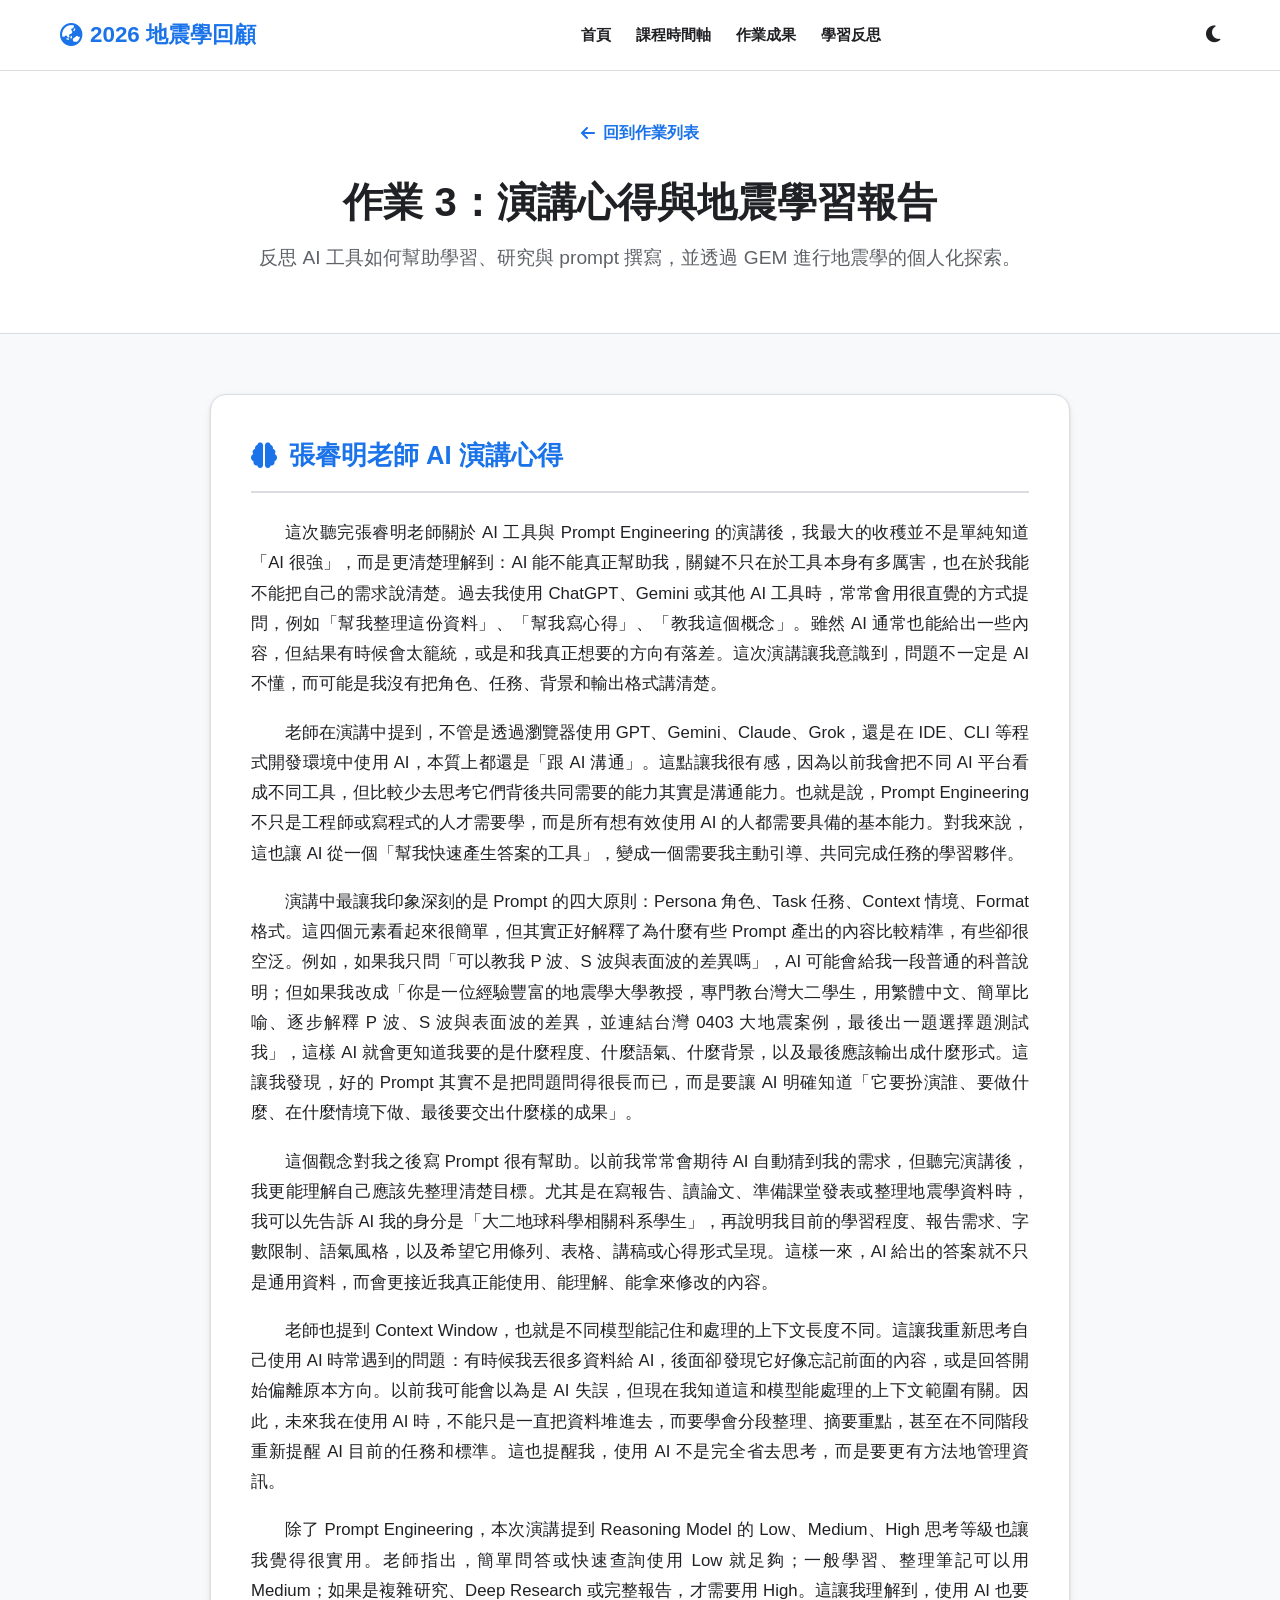
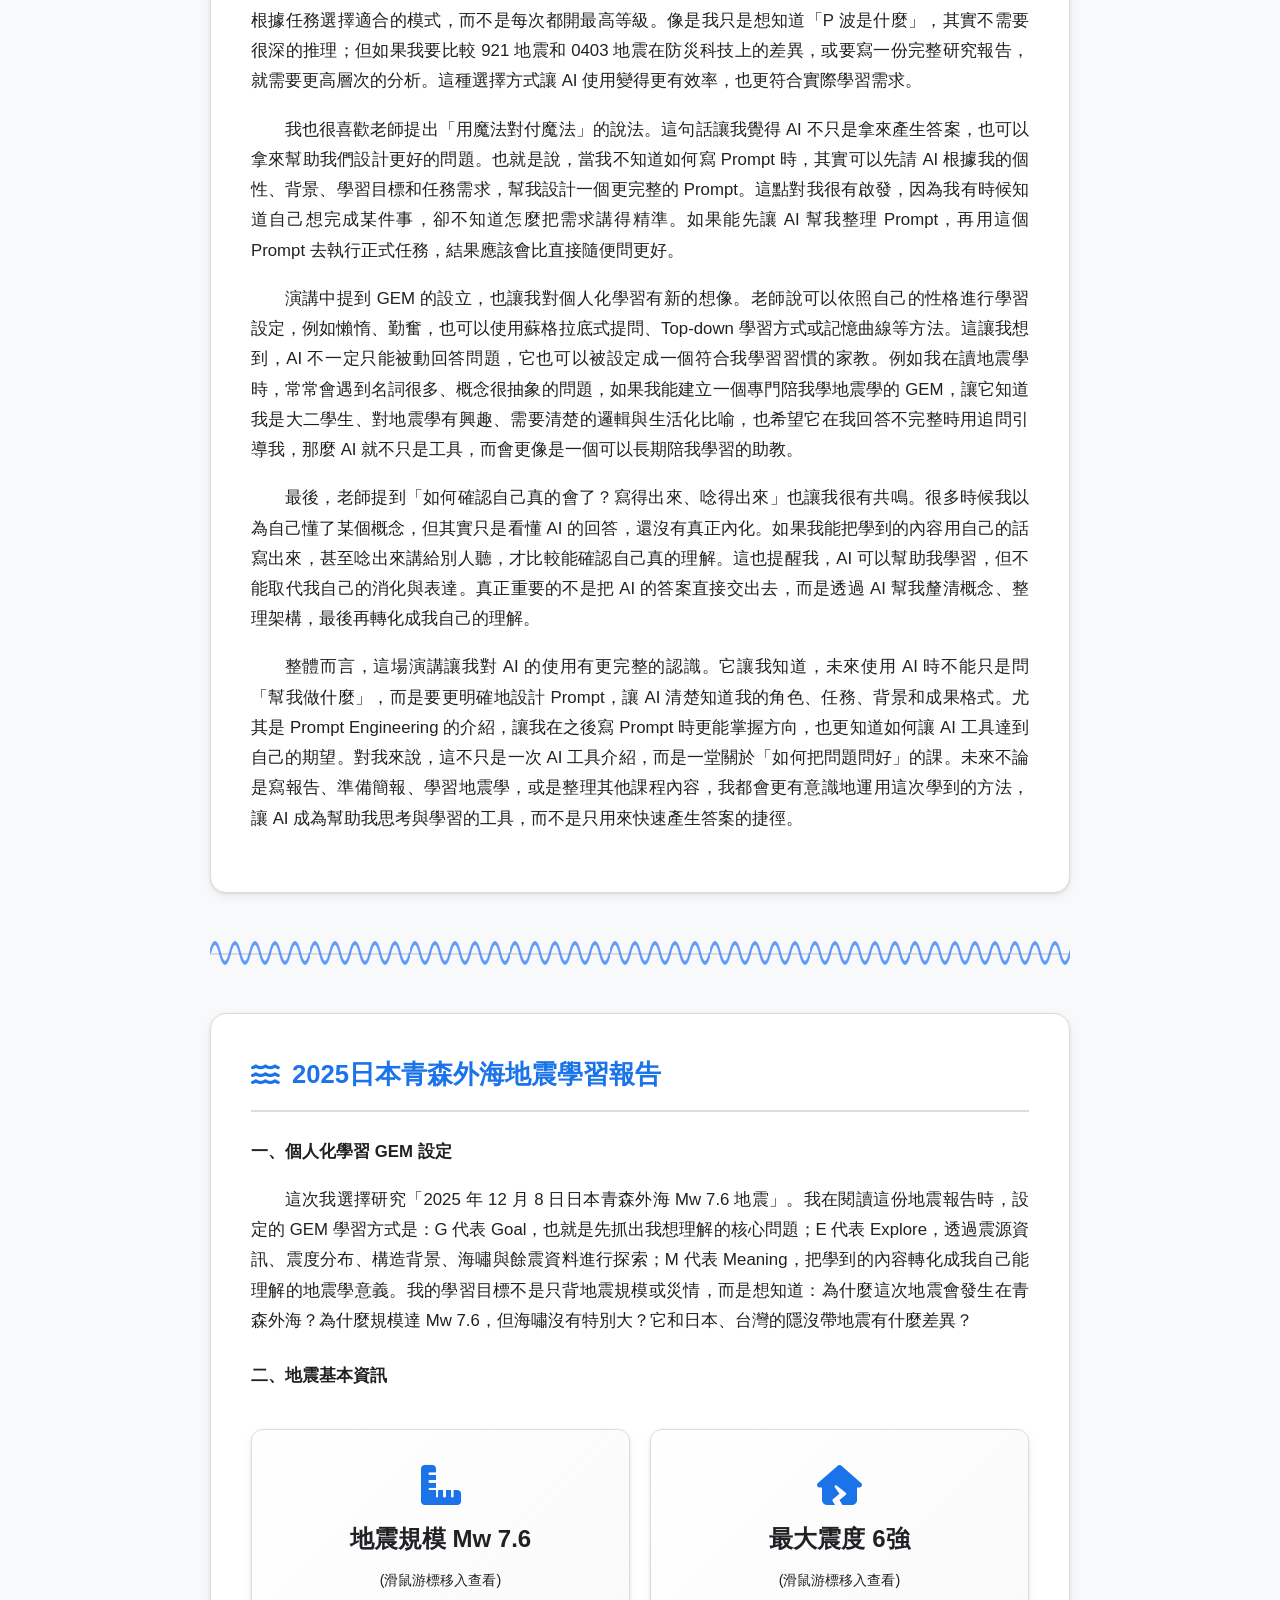
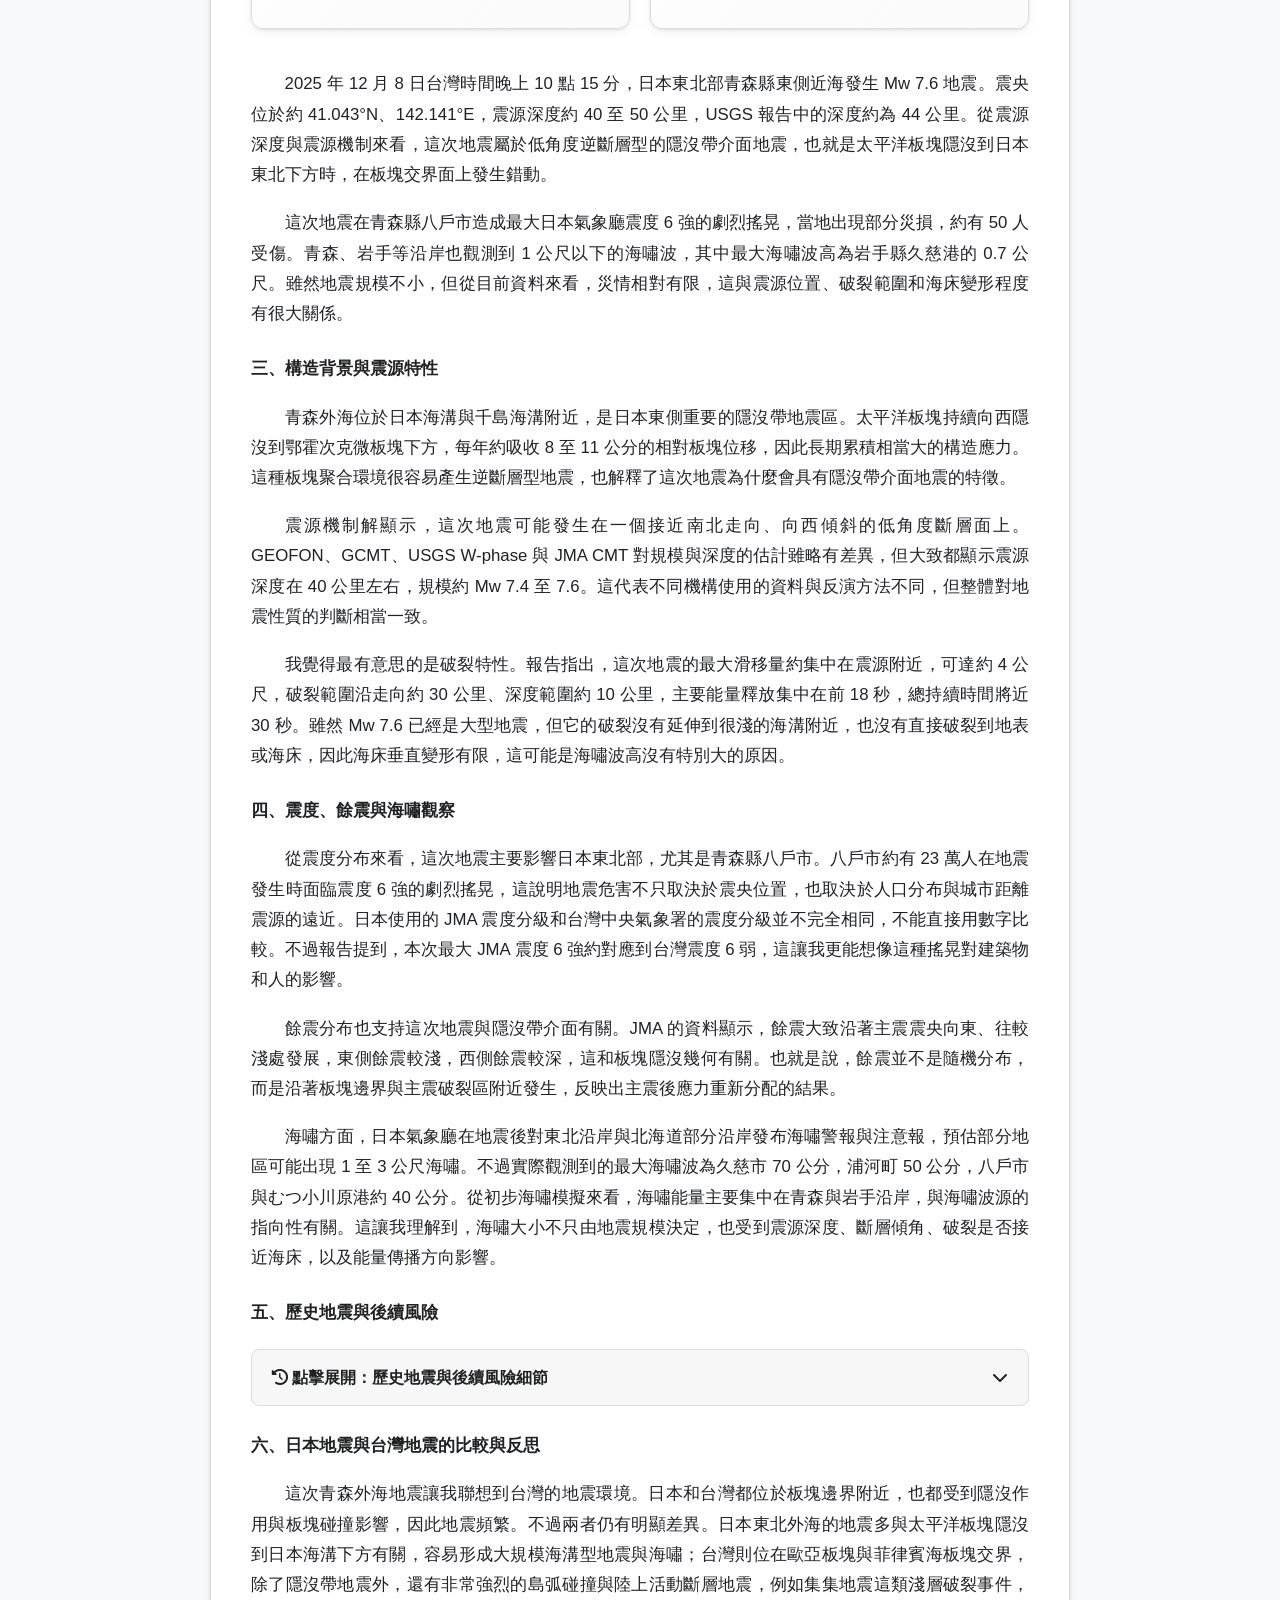
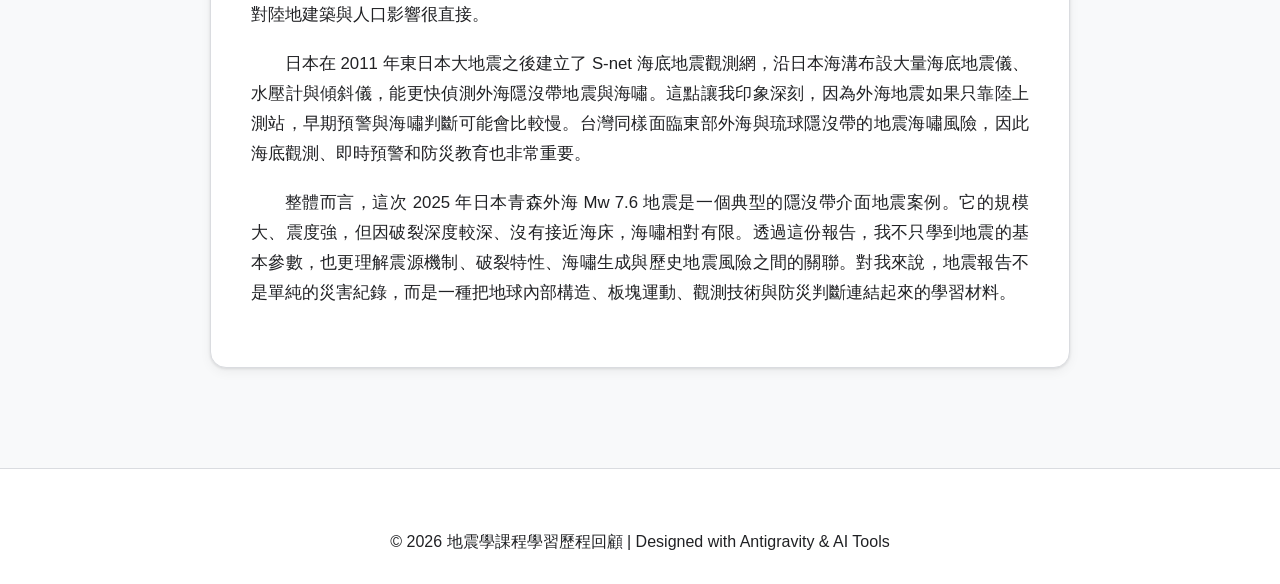
<file: assignment3.html>
<!DOCTYPE html>
<html lang="zh-TW" data-theme="light">
<head>
    <meta charset="UTF-8">
    <meta name="viewport" content="width=device-width, initial-scale=1.0">
    <title>作業 3 - 張睿明老師演講心得與青森地震報告 | 2026 地震學回顧</title>
    <link rel="stylesheet" href="style.css">
    <link rel="stylesheet" href="https://cdnjs.cloudflare.com/ajax/libs/font-awesome/6.4.0/css/all.min.css">
    <style>
        .assignment-hero {
            padding: 120px 20px 60px;
            text-align: center;
            background: var(--surface-color);
            border-bottom: 1px solid var(--border-color);
        }
        .assignment-title {
            font-size: 2.5rem;
            color: var(--text-color);
            margin-bottom: 15px;
            line-height: 1.3;
        }
        .assignment-subtitle {
            color: var(--text-light);
            font-size: 1.2rem;
            max-width: 800px;
            margin: 0 auto;
        }
        .content-section {
            max-width: 900px;
            margin: 0 auto;
            padding: 60px 20px;
        }
        .report-card {
            background: var(--surface-color);
            border-radius: 16px;
            padding: 40px;
            margin-bottom: 40px;
            box-shadow: var(--shadow);
            border: 1px solid var(--border-color);
            transition: 0.3s;
        }
        .report-card:hover {
            box-shadow: var(--shadow-hover);
        }
        .report-title {
            display: flex;
            align-items: center;
            gap: 12px;
            font-size: 1.6rem;
            color: var(--primary-color);
            margin-bottom: 25px;
            border-bottom: 2px solid var(--border-color);
            padding-bottom: 15px;
        }
        .report-content p {
            margin-bottom: 18px;
            text-align: justify;
            text-indent: 2em;
            line-height: 1.8;
            font-size: 1.05rem;
            color: var(--text-color);
        }
        .back-link {
            display: inline-flex;
            align-items: center;
            gap: 8px;
            margin-bottom: 30px;
            font-weight: 600;
        }
        .section-heading {
            font-size: 1.2rem;
            font-weight: 700;
            color: var(--secondary-color);
            margin-top: 25px;
            margin-bottom: 10px;
            text-indent: 0 !important;
        }
    </style>
</head>
<body>
    <div id="reading-progress"></div>
    <!-- 導覽列 -->
    <nav class="navbar">
        <div class="container nav-container">
            <div class="logo">
                <i class="fa-solid fa-earth-asia"></i> 2026 地震學回顧
            </div>
            <div class="nav-links">
                <a href="index.html#hero">首頁</a>
                <a href="index.html#timeline">課程時間軸</a>
                <a href="index.html#assignments">作業成果</a>
                <a href="index.html#reflection">學習反思</a>
            </div>
            <div style="display:flex; gap: 15px; align-items:center;">
                <button class="theme-toggle" id="theme-toggle" title="切換深色/淺色模式">
                    <i class="fa-solid fa-moon"></i>
                </button>
            </div>
        </div>
    </nav>

    <!-- 作業標題區塊 -->
    <header class="assignment-hero">
        <div class="container">
            <a href="index.html#assignments" class="back-link"><i class="fa-solid fa-arrow-left"></i> 回到作業列表</a>
            <h1 class="assignment-title">作業 3：演講心得與地震學習報告</h1>
            <p class="assignment-subtitle">反思 AI 工具如何幫助學習、研究與 prompt 撰寫，並透過 GEM 進行地震學的個人化探索。</p>
        </div>
    </header>

    <!-- 內容區塊 -->
    <main class="content-section">
        
        <!-- 第一部分：AI 演講心得 -->
        <div class="report-card">
            <h2 class="report-title"><i class="fa-solid fa-brain"></i> 張睿明老師 AI 演講心得</h2>
            <div class="report-content">
                <p>這次聽完張睿明老師關於 AI 工具與 Prompt Engineering 的演講後，我最大的收穫並不是單純知道「AI 很強」，而是更清楚理解到：AI 能不能真正幫助我，關鍵不只在於工具本身有多厲害，也在於我能不能把自己的需求說清楚。過去我使用 ChatGPT、Gemini 或其他 AI 工具時，常常會用很直覺的方式提問，例如「幫我整理這份資料」、「幫我寫心得」、「教我這個概念」。雖然 AI 通常也能給出一些內容，但結果有時候會太籠統，或是和我真正想要的方向有落差。這次演講讓我意識到，問題不一定是 AI 不懂，而可能是我沒有把角色、任務、背景和輸出格式講清楚。</p>
                <p>老師在演講中提到，不管是透過瀏覽器使用 GPT、Gemini、Claude、Grok，還是在 IDE、CLI 等程式開發環境中使用 AI，本質上都還是「跟 AI 溝通」。這點讓我很有感，因為以前我會把不同 AI 平台看成不同工具，但比較少去思考它們背後共同需要的能力其實是溝通能力。也就是說，Prompt Engineering 不只是工程師或寫程式的人才需要學，而是所有想有效使用 AI 的人都需要具備的基本能力。對我來說，這也讓 AI 從一個「幫我快速產生答案的工具」，變成一個需要我主動引導、共同完成任務的學習夥伴。</p>
                <p>演講中最讓我印象深刻的是 Prompt 的四大原則：Persona 角色、Task 任務、Context 情境、Format 格式。這四個元素看起來很簡單，但其實正好解釋了為什麼有些 Prompt 產出的內容比較精準，有些卻很空泛。例如，如果我只問「可以教我 P 波、S 波與表面波的差異嗎」，AI 可能會給我一段普通的科普說明；但如果我改成「你是一位經驗豐富的地震學大學教授，專門教台灣大二學生，用繁體中文、簡單比喻、逐步解釋 P 波、S 波與表面波的差異，並連結台灣 0403 大地震案例，最後出一題選擇題測試我」，這樣 AI 就會更知道我要的是什麼程度、什麼語氣、什麼背景，以及最後應該輸出成什麼形式。這讓我發現，好的 Prompt 其實不是把問題問得很長而已，而是要讓 AI 明確知道「它要扮演誰、要做什麼、在什麼情境下做、最後要交出什麼樣的成果」。</p>
                <p>這個觀念對我之後寫 Prompt 很有幫助。以前我常常會期待 AI 自動猜到我的需求，但聽完演講後，我更能理解自己應該先整理清楚目標。尤其是在寫報告、讀論文、準備課堂發表或整理地震學資料時，我可以先告訴 AI 我的身分是「大二地球科學相關科系學生」，再說明我目前的學習程度、報告需求、字數限制、語氣風格，以及希望它用條列、表格、講稿或心得形式呈現。這樣一來，AI 給出的答案就不只是通用資料，而會更接近我真正能使用、能理解、能拿來修改的內容。</p>
                <p>老師也提到 Context Window，也就是不同模型能記住和處理的上下文長度不同。這讓我重新思考自己使用 AI 時常遇到的問題：有時候我丟很多資料給 AI，後面卻發現它好像忘記前面的內容，或是回答開始偏離原本方向。以前我可能會以為是 AI 失誤，但現在我知道這和模型能處理的上下文範圍有關。因此，未來我在使用 AI 時，不能只是一直把資料堆進去，而要學會分段整理、摘要重點，甚至在不同階段重新提醒 AI 目前的任務和標準。這也提醒我，使用 AI 不是完全省去思考，而是要更有方法地管理資訊。</p>
                <p>除了 Prompt Engineering，本次演講提到 Reasoning Model 的 Low、Medium、High 思考等級也讓我覺得很實用。老師指出，簡單問答或快速查詢使用 Low 就足夠；一般學習、整理筆記可以用 Medium；如果是複雜研究、Deep Research 或完整報告，才需要用 High。這讓我理解到，使用 AI 也要根據任務選擇適合的模式，而不是每次都開最高等級。像是我只是想知道「P 波是什麼」，其實不需要很深的推理；但如果我要比較 921 地震和 0403 地震在防災科技上的差異，或要寫一份完整研究報告，就需要更高層次的分析。這種選擇方式讓 AI 使用變得更有效率，也更符合實際學習需求。</p>
                <p>我也很喜歡老師提出「用魔法對付魔法」的說法。這句話讓我覺得 AI 不只是拿來產生答案，也可以拿來幫助我們設計更好的問題。也就是說，當我不知道如何寫 Prompt 時，其實可以先請 AI 根據我的個性、背景、學習目標和任務需求，幫我設計一個更完整的 Prompt。這點對我很有啟發，因為我有時候知道自己想完成某件事，卻不知道怎麼把需求講得精準。如果能先讓 AI 幫我整理 Prompt，再用這個 Prompt 去執行正式任務，結果應該會比直接隨便問更好。</p>
                <p>演講中提到 GEM 的設立，也讓我對個人化學習有新的想像。老師說可以依照自己的性格進行學習設定，例如懶惰、勤奮，也可以使用蘇格拉底式提問、Top-down 學習方式或記憶曲線等方法。這讓我想到，AI 不一定只能被動回答問題，它也可以被設定成一個符合我學習習慣的家教。例如我在讀地震學時，常常會遇到名詞很多、概念很抽象的問題，如果我能建立一個專門陪我學地震學的 GEM，讓它知道我是大二學生、對地震學有興趣、需要清楚的邏輯與生活化比喻，也希望它在我回答不完整時用追問引導我，那麼 AI 就不只是工具，而會更像是一個可以長期陪我學習的助教。</p>
                <p>最後，老師提到「如何確認自己真的會了？寫得出來、唸得出來」也讓我很有共鳴。很多時候我以為自己懂了某個概念，但其實只是看懂 AI 的回答，還沒有真正內化。如果我能把學到的內容用自己的話寫出來，甚至唸出來講給別人聽，才比較能確認自己真的理解。這也提醒我，AI 可以幫助我學習，但不能取代我自己的消化與表達。真正重要的不是把 AI 的答案直接交出去，而是透過 AI 幫我釐清概念、整理架構，最後再轉化成我自己的理解。</p>
                <p>整體而言，這場演講讓我對 AI 的使用有更完整的認識。它讓我知道，未來使用 AI 時不能只是問「幫我做什麼」，而是要更明確地設計 Prompt，讓 AI 清楚知道我的角色、任務、背景和成果格式。尤其是 Prompt Engineering 的介紹，讓我在之後寫 Prompt 時更能掌握方向，也更知道如何讓 AI 工具達到自己的期望。對我來說，這不只是一次 AI 工具介紹，而是一堂關於「如何把問題問好」的課。未來不論是寫報告、準備簡報、學習地震學，或是整理其他課程內容，我都會更有意識地運用這次學到的方法，讓 AI 成為幫助我思考與學習的工具，而不是只用來快速產生答案的捷徑。</p>
            </div>
        </div>

        <div class="seismic-divider"><div class="seismic-wave"></div></div>

        <!-- 第二部分：青森地震學習報告 -->
        <div class="report-card">
            <h2 class="report-title"><i class="fa-solid fa-water"></i> 2025日本青森外海地震學習報告</h2>
            <div class="report-content">
                <p class="section-heading">一、個人化學習 GEM 設定</p>
                <p>這次我選擇研究「2025 年 12 月 8 日日本青森外海 Mw 7.6 地震」。我在閱讀這份地震報告時，設定的 GEM 學習方式是：G 代表 Goal，也就是先抓出我想理解的核心問題；E 代表 Explore，透過震源資訊、震度分布、構造背景、海嘯與餘震資料進行探索；M 代表 Meaning，把學到的內容轉化成我自己能理解的地震學意義。我的學習目標不是只背地震規模或災情，而是想知道：為什麼這次地震會發生在青森外海？為什麼規模達 Mw 7.6，但海嘯沒有特別大？它和日本、台灣的隱沒帶地震有什麼差異？</p>
                
                <p class="section-heading">二、地震基本資訊</p>
                
                <div class="row" style="display: flex; gap: 20px; margin-bottom: 20px;">
                    <div class="flip-card" style="flex: 1;">
                        <div class="flip-card-inner">
                            <div class="flip-card-front">
                                <i class="fa-solid fa-ruler-combined flip-card-icon"></i>
                                <div class="flip-card-title">地震規模 Mw 7.6</div>
                                <p style="text-indent:0; margin:0; font-size:0.9rem;">(滑鼠游標移入查看)</p>
                            </div>
                            <div class="flip-card-back">
                                <i class="fa-solid fa-bolt flip-card-icon"></i>
                                <div class="flip-card-title">能量釋放</div>
                                <p style="text-indent:0; margin:0; font-size:1rem;">規模代表地震釋放的總能量。Mw 7.6 屬於大型地震，相當於數百顆廣島原子彈的能量！</p>
                            </div>
                        </div>
                    </div>
                    <div class="flip-card" style="flex: 1;">
                        <div class="flip-card-inner">
                            <div class="flip-card-front">
                                <i class="fa-solid fa-house-crack flip-card-icon"></i>
                                <div class="flip-card-title">最大震度 6強</div>
                                <p style="text-indent:0; margin:0; font-size:0.9rem;">(滑鼠游標移入查看)</p>
                            </div>
                            <div class="flip-card-back">
                                <i class="fa-solid fa-person-falling flip-card-icon"></i>
                                <div class="flip-card-title">地表搖晃程度</div>
                                <p style="text-indent:0; margin:0; font-size:1rem;">震度代表各地的搖晃程度。JMA 6強會讓人無法站立，室內許多未固定家具會倒塌移動。</p>
                            </div>
                        </div>
                    </div>
                </div>

                <p>2025 年 12 月 8 日台灣時間晚上 10 點 15 分，日本東北部青森縣東側近海發生 Mw 7.6 地震。震央位於約 41.043°N、142.141°E，震源深度約 40 至 50 公里，USGS 報告中的深度約為 44 公里。從震源深度與震源機制來看，這次地震屬於低角度逆斷層型的隱沒帶介面地震，也就是太平洋板塊隱沒到日本東北下方時，在板塊交界面上發生錯動。</p>
                <p>這次地震在青森縣八戶市造成最大日本氣象廳震度 6 強的劇烈搖晃，當地出現部分災損，約有 50 人受傷。青森、岩手等沿岸也觀測到 1 公尺以下的海嘯波，其中最大海嘯波高為岩手縣久慈港的 0.7 公尺。雖然地震規模不小，但從目前資料來看，災情相對有限，這與震源位置、破裂範圍和海床變形程度有很大關係。</p>
                
                <p class="section-heading">三、構造背景與震源特性</p>
                <p>青森外海位於日本海溝與千島海溝附近，是日本東側重要的隱沒帶地震區。太平洋板塊持續向西隱沒到鄂霍次克微板塊下方，每年約吸收 8 至 11 公分的相對板塊位移，因此長期累積相當大的構造應力。這種板塊聚合環境很容易產生逆斷層型地震，也解釋了這次地震為什麼會具有隱沒帶介面地震的特徵。</p>
                <p>震源機制解顯示，這次地震可能發生在一個接近南北走向、向西傾斜的低角度斷層面上。GEOFON、GCMT、USGS W-phase 與 JMA CMT 對規模與深度的估計雖略有差異，但大致都顯示震源深度在 40 公里左右，規模約 Mw 7.4 至 7.6。這代表不同機構使用的資料與反演方法不同，但整體對地震性質的判斷相當一致。</p>
                <p>我覺得最有意思的是破裂特性。報告指出，這次地震的最大滑移量約集中在震源附近，可達約 4 公尺，破裂範圍沿走向約 30 公里、深度範圍約 10 公里，主要能量釋放集中在前 18 秒，總持續時間將近 30 秒。雖然 Mw 7.6 已經是大型地震，但它的破裂沒有延伸到很淺的海溝附近，也沒有直接破裂到地表或海床，因此海床垂直變形有限，這可能是海嘯波高沒有特別大的原因。</p>
                
                <p class="section-heading">四、震度、餘震與海嘯觀察</p>
                <p>從震度分布來看，這次地震主要影響日本東北部，尤其是青森縣八戶市。八戶市約有 23 萬人在地震發生時面臨震度 6 強的劇烈搖晃，這說明地震危害不只取決於震央位置，也取決於人口分布與城市距離震源的遠近。日本使用的 JMA 震度分級和台灣中央氣象署的震度分級並不完全相同，不能直接用數字比較。不過報告提到，本次最大 JMA 震度 6 強約對應到台灣震度 6 弱，這讓我更能想像這種搖晃對建築物和人的影響。</p>
                <p>餘震分布也支持這次地震與隱沒帶介面有關。JMA 的資料顯示，餘震大致沿著主震震央向東、往較淺處發展，東側餘震較淺，西側餘震較深，這和板塊隱沒幾何有關。也就是說，餘震並不是隨機分布，而是沿著板塊邊界與主震破裂區附近發生，反映出主震後應力重新分配的結果。</p>
                <p>海嘯方面，日本氣象廳在地震後對東北沿岸與北海道部分沿岸發布海嘯警報與注意報，預估部分地區可能出現 1 至 3 公尺海嘯。不過實際觀測到的最大海嘯波為久慈市 70 公分，浦河町 50 公分，八戶市與むつ小川原港約 40 公分。從初步海嘯模擬來看，海嘯能量主要集中在青森與岩手沿岸，與海嘯波源的指向性有關。這讓我理解到，海嘯大小不只由地震規模決定，也受到震源深度、斷層傾角、破裂是否接近海床，以及能量傳播方向影響。</p>
                
                <p class="section-heading">五、歷史地震與後續風險</p>
                <div class="accordion">
                    <div class="accordion-header">
                        <span><i class="fa-solid fa-clock-rotate-left"></i> 點擊展開：歷史地震與後續風險細節</span>
                        <i class="fa-solid fa-chevron-down accordion-icon"></i>
                    </div>
                    <div class="accordion-content">
                        <p>日本海溝沿線是全球地震活動非常活躍的區域之一。20 世紀以來，該區已發生超過 60 起規模 7.0 以上地震，其中最著名的是 2011 年東日本大地震。青森外海附近過去也曾發生多次大型隱沒帶地震，例如 1931 年 M7.8、1968 年 M7.9 與 M8.2、1994 年 M7.8 等。特別是 1968 年十勝沖地震，規模達 Mj 7.9、Mw 8.2，造成青森、岩手與北海道沿岸 4 至 6 公尺海嘯，並造成嚴重災害。</p>
                        <p>因此，日本氣象廳在這次地震後發布「日本海溝—千島海溝後續地震注意資訊」。雖然未來一週發生更大地震的機率仍然低，約為 1%，但因為歷史上曾出現規模 7 左右地震作為更大地震前震的情況，所以仍需要提高警覺。這也讓我想到，地震學不是只研究已經發生的地震，更重要的是透過歷史資料、構造背景與即時觀測，評估未來可能的風險。</p>
                    </div>
                </div>

                <p class="section-heading">六、日本地震與台灣地震的比較與反思</p>
                <p>這次青森外海地震讓我聯想到台灣的地震環境。日本和台灣都位於板塊邊界附近，也都受到隱沒作用與板塊碰撞影響，因此地震頻繁。不過兩者仍有明顯差異。日本東北外海的地震多與太平洋板塊隱沒到日本海溝下方有關，容易形成大規模海溝型地震與海嘯；台灣則位在歐亞板塊與菲律賓海板塊交界，除了隱沒帶地震外，還有非常強烈的島弧碰撞與陸上活動斷層地震，例如集集地震這類淺層破裂事件，對陸地建築與人口影響很直接。</p>
                <p>日本在 2011 年東日本大地震之後建立了 S-net 海底地震觀測網，沿日本海溝布設大量海底地震儀、水壓計與傾斜儀，能更快偵測外海隱沒帶地震與海嘯。這點讓我印象深刻，因為外海地震如果只靠陸上測站，早期預警與海嘯判斷可能會比較慢。台灣同樣面臨東部外海與琉球隱沒帶的地震海嘯風險，因此海底觀測、即時預警和防災教育也非常重要。</p>
                <p>整體而言，這次 2025 年日本青森外海 Mw 7.6 地震是一個典型的隱沒帶介面地震案例。它的規模大、震度強，但因破裂深度較深、沒有接近海床，海嘯相對有限。透過這份報告，我不只學到地震的基本參數，也更理解震源機制、破裂特性、海嘯生成與歷史地震風險之間的關聯。對我來說，地震報告不是單純的災害紀錄，而是一種把地球內部構造、板塊運動、觀測技術與防災判斷連結起來的學習材料。</p>
            </div>
        </div>

    </main>

    <!-- 頁尾 footer -->
    <footer>
        <div class="container footer-content">
            <p>&copy; 2026 地震學課程學習歷程回顧 | Designed with Antigravity & AI Tools</p>
        </div>
    </footer>

    <script src="script.js"></script>
</body>
</html>
</file>
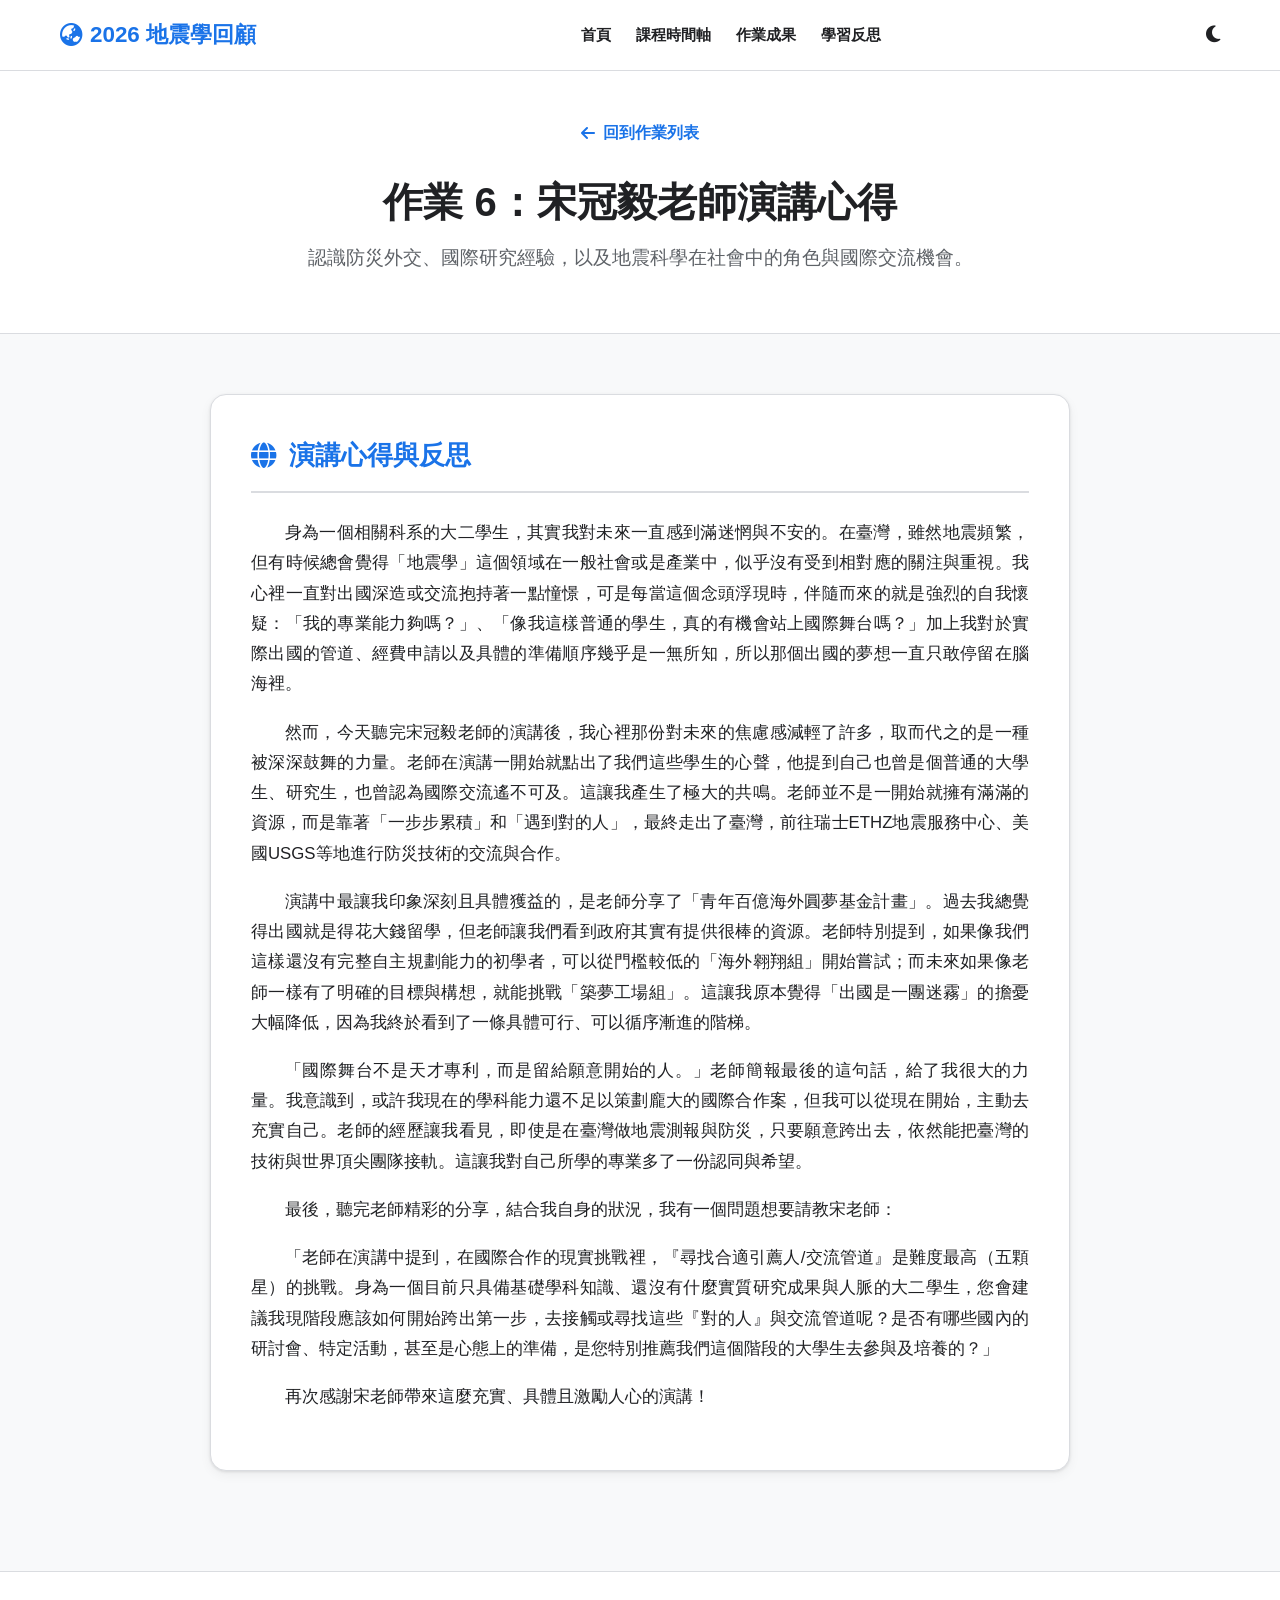
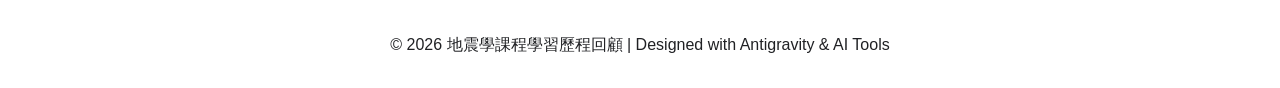
<file: assignment6.html>
<!DOCTYPE html>
<html lang="zh-TW" data-theme="light">
<head>
    <meta charset="UTF-8">
    <meta name="viewport" content="width=device-width, initial-scale=1.0">
    <title>作業 6 - 宋冠毅老師演講心得 | 2026 地震學回顧</title>
    <link rel="stylesheet" href="style.css">
    <link rel="stylesheet" href="https://cdnjs.cloudflare.com/ajax/libs/font-awesome/6.4.0/css/all.min.css">
    <style>
        .assignment-hero {
            padding: 120px 20px 60px;
            text-align: center;
            background: var(--surface-color);
            border-bottom: 1px solid var(--border-color);
        }
        .assignment-title {
            font-size: 2.5rem;
            color: var(--text-color);
            margin-bottom: 15px;
            line-height: 1.3;
        }
        .assignment-subtitle {
            color: var(--text-light);
            font-size: 1.2rem;
            max-width: 800px;
            margin: 0 auto;
        }
        .content-section {
            max-width: 900px;
            margin: 0 auto;
            padding: 60px 20px;
        }
        .report-card {
            background: var(--surface-color);
            border-radius: 16px;
            padding: 40px;
            margin-bottom: 40px;
            box-shadow: var(--shadow);
            border: 1px solid var(--border-color);
            transition: 0.3s;
        }
        .report-card:hover {
            box-shadow: var(--shadow-hover);
        }
        .report-title {
            display: flex;
            align-items: center;
            gap: 12px;
            font-size: 1.6rem;
            color: var(--primary-color);
            margin-bottom: 25px;
            border-bottom: 2px solid var(--border-color);
            padding-bottom: 15px;
        }
        .report-content p {
            margin-bottom: 18px;
            text-align: justify;
            text-indent: 2em;
            line-height: 1.8;
            font-size: 1.05rem;
            color: var(--text-color);
        }
        .back-link {
            display: inline-flex;
            align-items: center;
            gap: 8px;
            margin-bottom: 30px;
            font-weight: 600;
        }
    </style>
</head>
<body>
    <!-- 導覽列 -->
    <nav class="navbar">
        <div class="container nav-container">
            <div class="logo">
                <i class="fa-solid fa-earth-asia"></i> 2026 地震學回顧
            </div>
            <div class="nav-links">
                <a href="index.html#hero">首頁</a>
                <a href="index.html#timeline">課程時間軸</a>
                <a href="index.html#assignments">作業成果</a>
                <a href="index.html#reflection">學習反思</a>
            </div>
            <div style="display:flex; gap: 15px; align-items:center;">
                <button class="theme-toggle" id="theme-toggle" title="切換深色/淺色模式">
                    <i class="fa-solid fa-moon"></i>
                </button>
            </div>
        </div>
    </nav>

    <!-- 作業標題區塊 -->
    <header class="assignment-hero">
        <div class="container">
            <a href="index.html#assignments" class="back-link"><i class="fa-solid fa-arrow-left"></i> 回到作業列表</a>
            <h1 class="assignment-title">作業 6：宋冠毅老師演講心得</h1>
            <p class="assignment-subtitle">認識防災外交、國際研究經驗，以及地震科學在社會中的角色與國際交流機會。</p>
        </div>
    </header>

    <!-- 內容區塊 -->
    <main class="content-section">
        
        <div class="report-card">
            <h2 class="report-title"><i class="fa-solid fa-globe"></i> 演講心得與反思</h2>
            <div class="report-content">
                <p>身為一個相關科系的大二學生，其實我對未來一直感到滿迷惘與不安的。在臺灣，雖然地震頻繁，但有時候總會覺得「地震學」這個領域在一般社會或是產業中，似乎沒有受到相對應的關注與重視。我心裡一直對出國深造或交流抱持著一點憧憬，可是每當這個念頭浮現時，伴隨而來的就是強烈的自我懷疑：「我的專業能力夠嗎？」、「像我這樣普通的學生，真的有機會站上國際舞台嗎？」加上我對於實際出國的管道、經費申請以及具體的準備順序幾乎是一無所知，所以那個出國的夢想一直只敢停留在腦海裡。</p>
                <p>然而，今天聽完宋冠毅老師的演講後，我心裡那份對未來的焦慮感減輕了許多，取而代之的是一種被深深鼓舞的力量。老師在演講一開始就點出了我們這些學生的心聲，他提到自己也曾是個普通的大學生、研究生，也曾認為國際交流遙不可及。這讓我產生了極大的共鳴。老師並不是一開始就擁有滿滿的資源，而是靠著「一步步累積」和「遇到對的人」，最終走出了臺灣，前往瑞士ETHZ地震服務中心、美國USGS等地進行防災技術的交流與合作。</p>
                <p>演講中最讓我印象深刻且具體獲益的，是老師分享了「青年百億海外圓夢基金計畫」。過去我總覺得出國就是得花大錢留學，但老師讓我們看到政府其實有提供很棒的資源。老師特別提到，如果像我們這樣還沒有完整自主規劃能力的初學者，可以從門檻較低的「海外翱翔組」開始嘗試；而未來如果像老師一樣有了明確的目標與構想，就能挑戰「築夢工場組」。這讓我原本覺得「出國是一團迷霧」的擔憂大幅降低，因為我終於看到了一條具體可行、可以循序漸進的階梯。</p>
                <p>「國際舞台不是天才專利，而是留給願意開始的人。」老師簡報最後的這句話，給了我很大的力量。我意識到，或許我現在的學科能力還不足以策劃龐大的國際合作案，但我可以從現在開始，主動去充實自己。老師的經歷讓我看見，即使是在臺灣做地震測報與防災，只要願意跨出去，依然能把臺灣的技術與世界頂尖團隊接軌。這讓我對自己所學的專業多了一份認同與希望。</p>
                <p>最後，聽完老師精彩的分享，結合我自身的狀況，我有一個問題想要請教宋老師：</p>
                <p>「老師在演講中提到，在國際合作的現實挑戰裡，『尋找合適引薦人/交流管道』是難度最高（五顆星）的挑戰。身為一個目前只具備基礎學科知識、還沒有什麼實質研究成果與人脈的大二學生，您會建議我現階段應該如何開始跨出第一步，去接觸或尋找這些『對的人』與交流管道呢？是否有哪些國內的研討會、特定活動，甚至是心態上的準備，是您特別推薦我們這個階段的大學生去參與及培養的？」</p>
                <p>再次感謝宋老師帶來這麼充實、具體且激勵人心的演講！</p>
            </div>
        </div>

    </main>

    <!-- 頁尾 footer -->
    <footer>
        <div class="container footer-content">
            <p>&copy; 2026 地震學課程學習歷程回顧 | Designed with Antigravity & AI Tools</p>
        </div>
    </footer>

    <script src="script.js"></script>
</body>
</html>
</file>
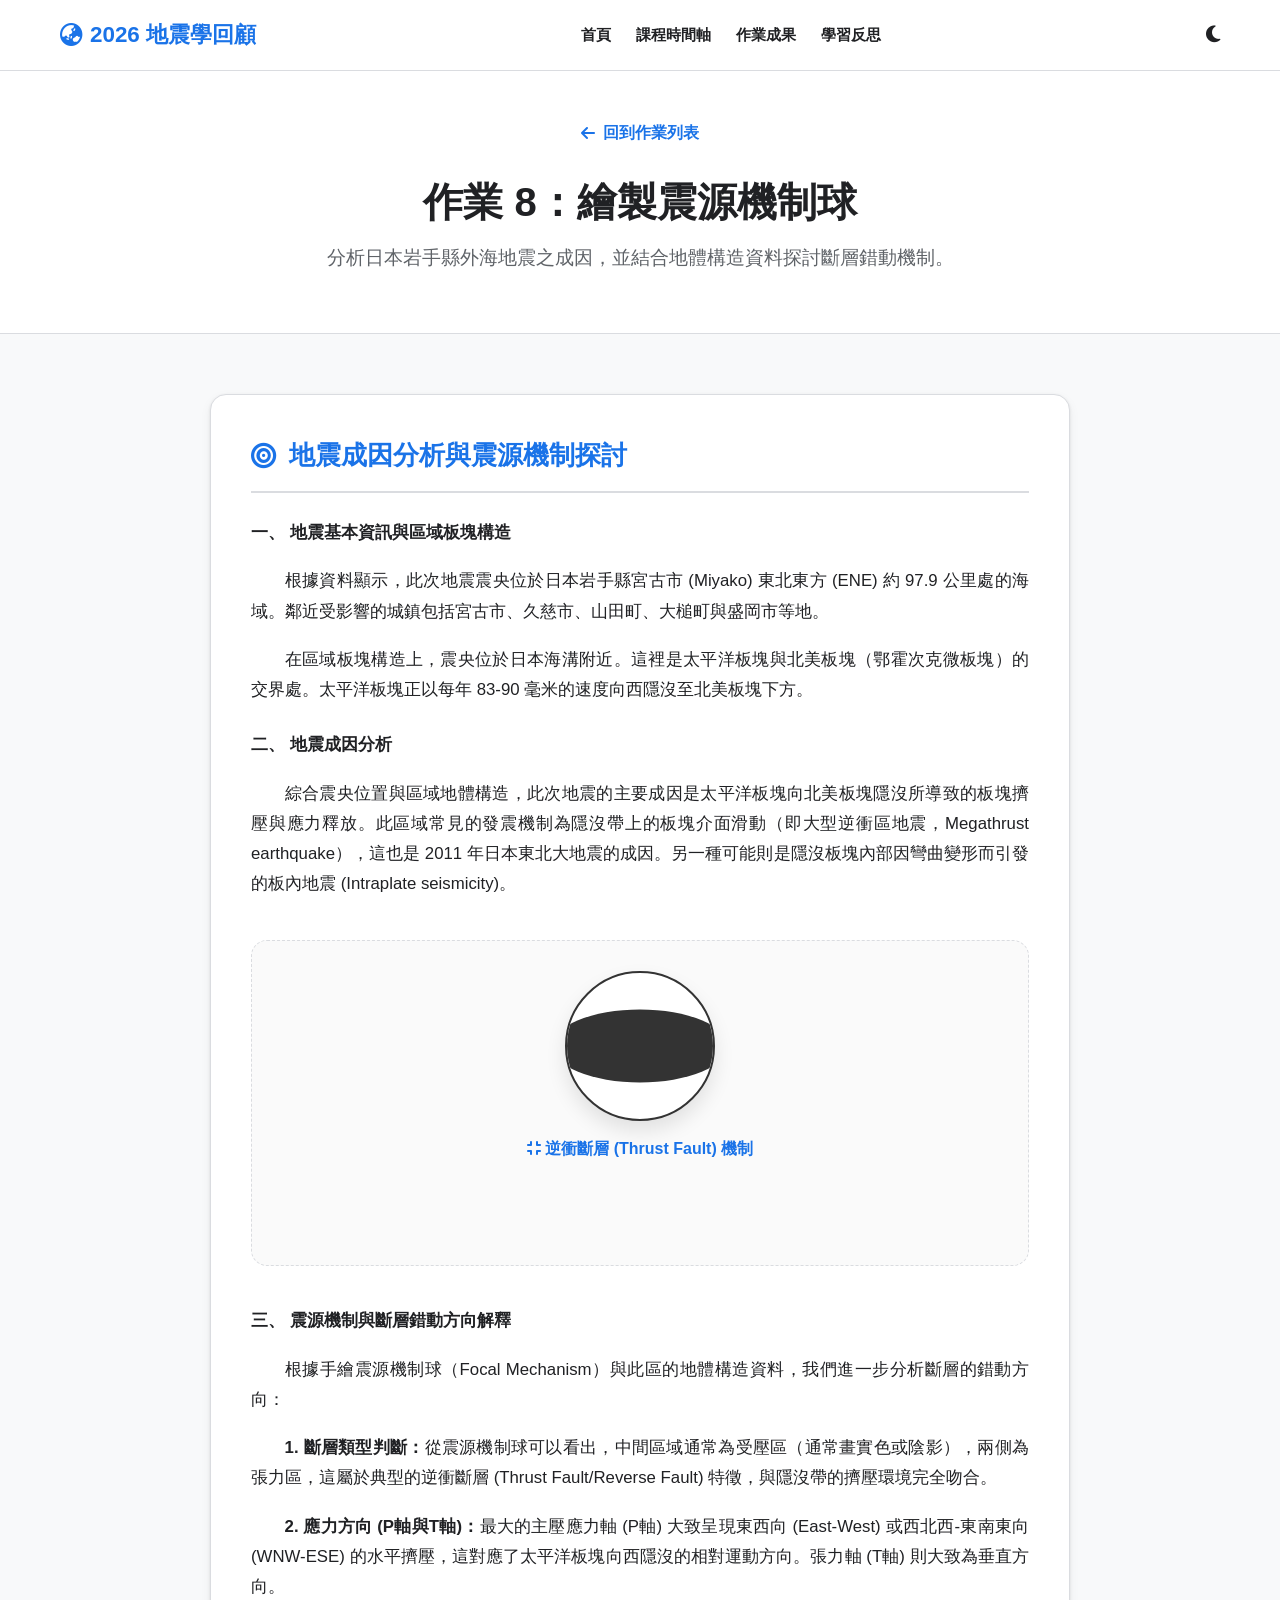
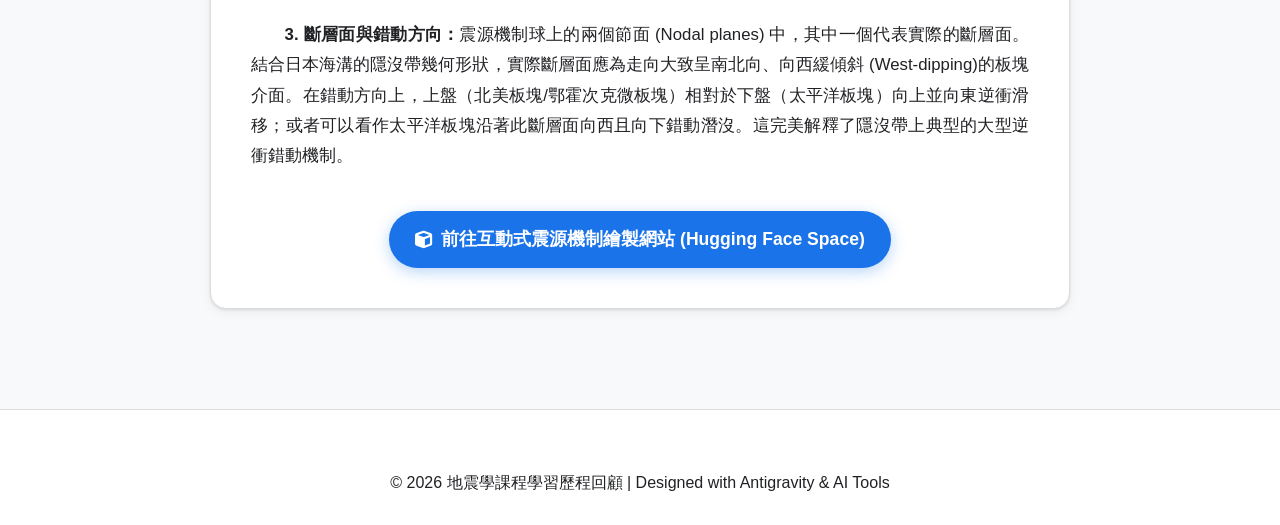
<file: assignment8.html>
<!DOCTYPE html>
<html lang="zh-TW" data-theme="light">
<head>
    <meta charset="UTF-8">
    <meta name="viewport" content="width=device-width, initial-scale=1.0">
    <title>作業 8 - 繪製震源機制球 | 2026 地震學回顧</title>
    <link rel="stylesheet" href="style.css">
    <link rel="stylesheet" href="https://cdnjs.cloudflare.com/ajax/libs/font-awesome/6.4.0/css/all.min.css">
    <style>
        .assignment-hero {
            padding: 120px 20px 60px;
            text-align: center;
            background: var(--surface-color);
            border-bottom: 1px solid var(--border-color);
        }
        .assignment-title {
            font-size: 2.5rem;
            color: var(--text-color);
            margin-bottom: 15px;
            line-height: 1.3;
        }
        .assignment-subtitle {
            color: var(--text-light);
            font-size: 1.2rem;
            max-width: 800px;
            margin: 0 auto;
        }
        .content-section {
            max-width: 900px;
            margin: 0 auto;
            padding: 60px 20px;
        }
        .report-card {
            background: var(--surface-color);
            border-radius: 16px;
            padding: 40px;
            margin-bottom: 40px;
            box-shadow: var(--shadow);
            border: 1px solid var(--border-color);
            transition: 0.3s;
        }
        .report-card:hover {
            box-shadow: var(--shadow-hover);
        }
        .report-title {
            display: flex;
            align-items: center;
            gap: 12px;
            font-size: 1.6rem;
            color: var(--primary-color);
            margin-bottom: 25px;
            border-bottom: 2px solid var(--border-color);
            padding-bottom: 15px;
        }
        .report-content p {
            margin-bottom: 18px;
            text-align: justify;
            text-indent: 2em;
            line-height: 1.8;
            font-size: 1.05rem;
            color: var(--text-color);
        }
        .back-link {
            display: inline-flex;
            align-items: center;
            gap: 8px;
            margin-bottom: 30px;
            font-weight: 600;
        }
        .section-heading {
            font-size: 1.2rem;
            font-weight: 700;
            color: var(--secondary-color);
            margin-top: 25px;
            margin-bottom: 10px;
            text-indent: 0 !important;
        }

        /* 專屬特效：互動震源機制球 (Beachball) */
        .beachball-container {
            display: flex;
            flex-direction: column;
            align-items: center;
            margin: 40px 0;
            padding: 30px;
            background: rgba(0,0,0,0.02);
            border-radius: 16px;
            border: 1px dashed var(--border-color);
            cursor: pointer;
        }
        [data-theme="dark"] .beachball-container { background: rgba(255,255,255,0.02); }
        .beachball {
            width: 150px;
            height: 150px;
            border-radius: 50%;
            background: #fff;
            border: 2px solid #333;
            position: relative;
            overflow: hidden;
            box-shadow: 0 10px 20px rgba(0,0,0,0.1);
            transition: transform 0.5s ease;
        }
        /* Thrust fault pattern: cat-eye shape in the middle */
        .beachball::before {
            content: '';
            position: absolute;
            top: 50%;
            left: 50%;
            width: 120%;
            height: 50%;
            background: #333; /* 擠壓區 */
            border-radius: 50%;
            transform: translate(-50%, -50%);
            transition: height 0.5s ease;
        }
        .beachball-label {
            margin-top: 15px;
            font-weight: bold;
            color: var(--primary-color);
            transition: opacity 0.3s;
        }
        .beachball-desc {
            font-size: 0.9rem;
            color: var(--text-light);
            text-align: center;
            margin-top: 5px;
            max-width: 300px;
            opacity: 0;
            transform: translateY(10px);
            transition: 0.4s ease;
        }
        /* 互動效果 */
        .beachball-container:hover .beachball {
            transform: rotate(15deg) scale(1.1);
        }
        .beachball-container:hover .beachball::before {
            height: 80%; /* 擠壓區變大 */
        }
        .beachball-container:hover .beachball-desc {
            opacity: 1;
            transform: translateY(0);
        }
    </style>
</head>
<body>
    <div id="reading-progress"></div>
    <!-- 導覽列 -->
    <nav class="navbar">
        <div class="container nav-container">
            <div class="logo">
                <i class="fa-solid fa-earth-asia"></i> 2026 地震學回顧
            </div>
            <div class="nav-links">
                <a href="index.html#hero">首頁</a>
                <a href="index.html#timeline">課程時間軸</a>
                <a href="index.html#assignments">作業成果</a>
                <a href="index.html#reflection">學習反思</a>
            </div>
            <div style="display:flex; gap: 15px; align-items:center;">
                <button class="theme-toggle" id="theme-toggle" title="切換深色/淺色模式">
                    <i class="fa-solid fa-moon"></i>
                </button>
            </div>
        </div>
    </nav>

    <!-- 作業標題區塊 -->
    <header class="assignment-hero">
        <div class="container">
            <a href="index.html#assignments" class="back-link"><i class="fa-solid fa-arrow-left"></i> 回到作業列表</a>
            <h1 class="assignment-title">作業 8：繪製震源機制球</h1>
            <p class="assignment-subtitle">分析日本岩手縣外海地震之成因，並結合地體構造資料探討斷層錯動機制。</p>
        </div>
    </header>

    <!-- 內容區塊 -->
    <main class="content-section">
        
        <div class="report-card">
            <h2 class="report-title"><i class="fa-solid fa-bullseye"></i> 地震成因分析與震源機制探討</h2>
            <div class="report-content">
                
                <p class="section-heading">一、 地震基本資訊與區域板塊構造</p>
                <p>根據資料顯示，此次地震震央位於日本岩手縣宮古市 (Miyako) 東北東方 (ENE) 約 97.9 公里處的海域。鄰近受影響的城鎮包括宮古市、久慈市、山田町、大槌町與盛岡市等地。</p>
                <p>在區域板塊構造上，震央位於日本海溝附近。這裡是太平洋板塊與北美板塊（鄂霍次克微板塊）的交界處。太平洋板塊正以每年 83-90 毫米的速度向西隱沒至北美板塊下方。</p>

                <p class="section-heading">二、 地震成因分析</p>
                <p>綜合震央位置與區域地體構造，此次地震的主要成因是太平洋板塊向北美板塊隱沒所導致的板塊擠壓與應力釋放。此區域常見的發震機制為隱沒帶上的板塊介面滑動（即大型逆衝區地震，Megathrust earthquake），這也是 2011 年日本東北大地震的成因。另一種可能則是隱沒板塊內部因彎曲變形而引發的板內地震 (Intraplate seismicity)。</p>

                <!-- 互動式特效區塊 -->
                <div class="beachball-container">
                    <div class="beachball"></div>
                    <div class="beachball-label"><i class="fa-solid fa-compress"></i> 逆衝斷層 (Thrust Fault) 機制</div>
                    <div class="beachball-desc">黑色代表受壓區 (P軸所在)，白色代表張力區 (T軸所在)。滑鼠游標移入以觀察板塊擠壓的動態展示。</div>
                </div>

                <p class="section-heading">三、 震源機制與斷層錯動方向解釋</p>
                <p>根據手繪震源機制球（Focal Mechanism）與此區的地體構造資料，我們進一步分析斷層的錯動方向：</p>
                <p><strong>1. 斷層類型判斷：</strong>從震源機制球可以看出，中間區域通常為受壓區（通常畫實色或陰影），兩側為張力區，這屬於典型的逆衝斷層 (Thrust Fault/Reverse Fault) 特徵，與隱沒帶的擠壓環境完全吻合。</p>
                <p><strong>2. 應力方向 (P軸與T軸)：</strong>最大的主壓應力軸 (P軸) 大致呈現東西向 (East-West) 或西北西-東南東向 (WNW-ESE) 的水平擠壓，這對應了太平洋板塊向西隱沒的相對運動方向。張力軸 (T軸) 則大致為垂直方向。</p>
                <p><strong>3. 斷層面與錯動方向：</strong>震源機制球上的兩個節面 (Nodal planes) 中，其中一個代表實際的斷層面。結合日本海溝的隱沒帶幾何形狀，實際斷層面應為走向大致呈南北向、向西緩傾斜 (West-dipping)的板塊介面。在錯動方向上，上盤（北美板塊/鄂霍次克微板塊）相對於下盤（太平洋板塊）向上並向東逆衝滑移；或者可以看作太平洋板塊沿著此斷層面向西且向下錯動潛沒。這完美解釋了隱沒帶上典型的大型逆衝錯動機制。</p>
                
                <div style="text-align: center; margin-top: 40px;">
                    <a href="https://huggingface.co/spaces/rrnn0518/moment_tensor" target="_blank" class="btn btn-primary" style="font-size: 1.1rem; padding: 12px 24px;">
                        <i class="fa-solid fa-cube"></i> 前往互動式震源機制繪製網站 (Hugging Face Space)
                    </a>
                </div>

            </div>
        </div>

    </main>

    <!-- 頁尾 footer -->
    <footer>
        <div class="container footer-content">
            <p>&copy; 2026 地震學課程學習歷程回顧 | Designed with Antigravity & AI Tools</p>
        </div>
    </footer>

    <script src="script.js"></script>
</body>
</html>
</file>
<file: style.css>
:root {
  --primary-color: #1a73e8;
  --secondary-color: #f2994a;
  --bg-color: #f8f9fa;
  --surface-color: #ffffff;
  --text-color: #202124;
  --text-light: #5f6368;
  --border-color: #dadce0;
  --shadow: 0 4px 12px rgba(0,0,0,0.05), 0 1px 3px rgba(0,0,0,0.1);
  --shadow-hover: 0 10px 25px rgba(0,0,0,0.1), 0 4px 10px rgba(0,0,0,0.06);
  --glass-bg: rgba(255, 255, 255, 0.85);
  --section-bg: #eef2f6;
}

[data-theme="dark"] {
  --primary-color: #8ab4f8;
  --secondary-color: #fcd181;
  --bg-color: #121212;
  --surface-color: #1e1e1e;
  --text-color: #e8eaed;
  --text-light: #9aa0a6;
  --border-color: #3c4043;
  --shadow: 0 4px 12px rgba(0,0,0,0.4);
  --shadow-hover: 0 10px 25px rgba(0,0,0,0.6);
  --glass-bg: rgba(30, 30, 30, 0.85);
  --section-bg: #1a1a1a;
}

* { box-sizing: border-box; margin: 0; padding: 0; }
body { 
    font-family: 'Inter', -apple-system, BlinkMacSystemFont, 'Segoe UI', Roboto, Helvetica, Arial, sans-serif; 
    background-color: var(--bg-color); 
    color: var(--text-color); 
    line-height: 1.6; 
    transition: background-color 0.3s, color 0.3s; 
    overflow-x: hidden;
}
a { text-decoration: none; color: var(--primary-color); transition: 0.3s; }

/* Layout & Utils */
.container { max-width: 1200px; margin: 0 auto; padding: 0 20px; }
.section-title { text-align: center; font-size: 2.2rem; font-weight: 800; margin-bottom: 2.5rem; position: relative; padding-bottom: 15px; }
.section-title::after { content: ''; position: absolute; bottom: 0; left: 50%; transform: translateX(-50%); width: 60px; height: 4px; background-color: var(--secondary-color); border-radius: 2px; }
section { padding: 80px 0; }
.section-bg { background-color: var(--section-bg); }

/* Navbar */
.navbar { position: fixed; top: 0; width: 100%; background: var(--glass-bg); backdrop-filter: blur(12px); z-index: 1000; border-bottom: 1px solid var(--border-color); transition: 0.3s; }
.nav-container { display: flex; justify-content: space-between; align-items: center; height: 70px; }
.logo { font-size: 1.4rem; font-weight: 800; color: var(--primary-color); display: flex; align-items: center; gap: 8px; }
.nav-links { display: flex; gap: 25px; align-items: center; }
.nav-links a { color: var(--text-color); font-weight: 600; font-size: 0.95rem; }
.nav-links a:hover { color: var(--primary-color); }
.theme-toggle { background: none; border: none; cursor: pointer; color: var(--text-color); font-size: 1.2rem; transition: transform 0.3s; }
.theme-toggle:hover { transform: scale(1.1); color: var(--secondary-color); }
.menu-toggle { display: none; background: none; border: none; font-size: 1.5rem; color: var(--text-color); cursor: pointer; }

/* Hero */
.hero { min-height: 100vh; display: flex; align-items: center; position: relative; padding-top: 70px; }
.hero-bg { 
    position: absolute; top: 0; left: 0; width: 100%; height: 100%; z-index: -1; opacity: 0.8;
    background-image: radial-gradient(circle at center, var(--primary-color) 0%, transparent 10%), radial-gradient(circle at center, var(--secondary-color) 0%, transparent 10%);
    background-size: 100px 100px; background-position: 0 0, 50px 50px; opacity: 0.05;
}
.hero-content { text-align: center; max-width: 800px; margin: 0 auto; z-index: 1; background: var(--glass-bg); backdrop-filter: blur(8px); padding: 50px 30px; border-radius: 24px; box-shadow: var(--shadow); border: 1px solid var(--border-color); }
.badge-pulse { display: inline-block; padding: 6px 16px; background: rgba(26,115,232,0.1); color: var(--primary-color); border-radius: 20px; font-size: 0.9rem; font-weight: bold; margin-bottom: 20px; text-transform: uppercase; letter-spacing: 1px; animation: pulse 2s infinite; }
@keyframes pulse { 0% { box-shadow: 0 0 0 0 rgba(26,115,232,0.4); } 70% { box-shadow: 0 0 0 10px rgba(26,115,232,0); } 100% { box-shadow: 0 0 0 0 rgba(26,115,232,0); } }
.hero-title { font-size: 3.2rem; font-weight: 900; margin-bottom: 20px; line-height: 1.2; color: var(--text-color); }
.hero-subtitle { font-size: 1.4rem; color: var(--primary-color); margin-bottom: 25px; font-weight: 600; }
.hero-desc { font-size: 1.1rem; margin-bottom: 40px; color: var(--text-light); }
.hero-btns { display: flex; gap: 15px; justify-content: center; flex-wrap: wrap; }
.btn { display: inline-flex; align-items: center; gap: 8px; padding: 12px 28px; border-radius: 30px; font-weight: 600; cursor: pointer; transition: all 0.3s; border: 2px solid transparent; }
.btn-primary { background: var(--primary-color); color: #fff !important; box-shadow: 0 4px 15px rgba(26, 115, 232, 0.3); }
.btn-primary:hover { transform: translateY(-3px); box-shadow: 0 6px 20px rgba(26, 115, 232, 0.5); background: #1557b0; }
.btn-outline { border-color: var(--border-color); color: var(--text-color) !important; background: var(--surface-color); }
.btn-outline:hover { border-color: var(--primary-color); color: var(--primary-color) !important; transform: translateY(-3px); }

/* Timeline */
.filters { display: flex; justify-content: center; gap: 12px; margin-bottom: 50px; flex-wrap: wrap; }
.filter-btn { padding: 8px 18px; border-radius: 20px; border: 1px solid var(--border-color); background: var(--surface-color); color: var(--text-color); cursor: pointer; font-weight: 600; transition: 0.3s; }
.filter-btn.active, .filter-btn:hover { background: var(--primary-color); color: #fff; border-color: var(--primary-color); }

.timeline { position: relative; max-width: 900px; margin: 0 auto; }
.timeline::after { content: ''; position: absolute; width: 4px; background-color: var(--border-color); top: 0; bottom: 0; left: 50%; transform: translateX(-50%); border-radius: 2px; }
.timeline-item { padding: 10px 40px; position: relative; width: 50%; transition: opacity 0.4s ease, transform 0.4s ease; }
.timeline-item:nth-child(odd) { left: 0; text-align: right; }
.timeline-item:nth-child(even) { left: 50%; }
.timeline-dot { position: absolute; width: 24px; height: 24px; background-color: var(--surface-color); border: 5px solid var(--secondary-color); top: 20px; border-radius: 50%; z-index: 1; box-shadow: 0 0 0 4px var(--bg-color); }
.timeline-item:nth-child(odd) .timeline-dot { right: -12px; }
.timeline-item:nth-child(even) .timeline-dot { left: -12px; }
.timeline-content { padding: 25px; background: var(--surface-color); border-radius: 16px; box-shadow: var(--shadow); border: 1px solid var(--border-color); display: inline-block; width: 100%; text-align: left; }
.timeline-date { color: var(--secondary-color); font-weight: 800; margin-bottom: 10px; display: inline-block; font-size: 0.95rem; }
.timeline-content h3 { margin-bottom: 12px; color: var(--text-color); font-size: 1.3rem; }
.timeline-list { padding-left: 20px; margin-bottom: 15px; color: var(--text-light); font-size: 0.95rem; }
.timeline-list li { margin-bottom: 5px; }
.timeline-link { display: inline-block; padding: 8px 14px; background: rgba(26,115,232,0.1); color: var(--primary-color); border-radius: 8px; font-size: 0.85rem; font-weight: 600; }
.timeline-link:hover { background: var(--primary-color); color: #fff; }

/* Assignments */
.search-bar { width: 100%; max-width: 500px; margin: 0 auto 40px; display: flex; box-shadow: var(--shadow); border-radius: 30px; }
.search-bar input { flex: 1; padding: 15px 25px; border: 1px solid var(--border-color); border-radius: 30px 0 0 30px; background: var(--surface-color); color: var(--text-color); outline: none; font-size: 1rem; }
.search-bar button { padding: 15px 25px; background: var(--primary-color); color: #fff; border: none; border-radius: 0 30px 30px 0; cursor: pointer; transition: 0.3s; }
.search-bar button:hover { background: #1557b0; }
.grid-container { display: grid; grid-template-columns: repeat(auto-fill, minmax(320px, 1fr)); gap: 30px; }
.card { background: var(--surface-color); border-radius: 16px; padding: 25px; box-shadow: var(--shadow); border: 1px solid var(--border-color); display: flex; flex-direction: column; transition: 0.3s; }
.card:hover { transform: translateY(-5px); box-shadow: var(--shadow-hover); border-color: rgba(26,115,232,0.3); }
.card-header { display: flex; justify-content: space-between; align-items: center; margin-bottom: 15px; gap: 10px; }
.badge { background: var(--secondary-color); color: #fff; padding: 5px 10px; border-radius: 6px; font-size: 0.8rem; font-weight: 700; }
.card h3 { color: var(--text-color); margin-bottom: 10px; font-size: 1.25rem; }
.card p { color: var(--text-light); flex: 1; margin-bottom: 20px; font-size: 0.95rem; }
.tags { display: flex; flex-wrap: wrap; gap: 8px; margin-bottom: 20px; }
.tag { background: rgba(0,0,0,0.05); color: var(--text-color); padding: 4px 12px; border-radius: 20px; font-size: 0.8rem; font-weight: 600; }
.tag-tool { background: rgba(26,115,232,0.1); color: var(--primary-color); }
.card-action { text-align: center; width: 100%; border-radius: 10px; }

/* Visits */
.visit-card { padding: 0; overflow: hidden; }
.visit-img { width: 100%; height: 220px; object-fit: cover; border-bottom: 1px solid var(--border-color); transition: 0.5s; }
.visit-card:hover .visit-img { transform: scale(1.05); }
.visit-content { padding: 25px; position: relative; background: var(--surface-color); z-index: 1; }
.visit-date { color: var(--secondary-color); font-size: 0.85rem; font-weight: 800; text-transform: uppercase; display: block; margin-bottom: 5px; }

/* Tools */
.tools-grid { display: grid; grid-template-columns: repeat(auto-fill, minmax(200px, 1fr)); gap: 20px; }
.tool-card { text-align: center; padding: 30px 20px; background: var(--surface-color); border-radius: 16px; box-shadow: var(--shadow); border: 1px solid var(--border-color); transition: 0.3s; }
.tool-card:hover { transform: translateY(-5px); border-color: var(--primary-color); }
.tool-icon { font-size: 3rem; color: var(--primary-color); margin-bottom: 15px; }
.tool-card h4 { margin-bottom: 10px; color: var(--text-color); }
.tool-card p { font-size: 0.85rem; color: var(--text-light); }

/* Interactive */
.interactive-layout { display: grid; grid-template-columns: 1.2fr 1fr; gap: 30px; }
.interactive-box { background: var(--surface-color); padding: 35px; border-radius: 20px; box-shadow: var(--shadow); border: 1px solid var(--border-color); }
.interactive-box h3 { margin-bottom: 10px; font-size: 1.4rem; color: var(--primary-color); }
.iframe-container { position: relative; width: 100%; height: 450px; border: 2px dashed var(--border-color); border-radius: 12px; display: flex; justify-content: center; align-items: center; background: var(--bg-color); margin-top: 20px; }
.iframe-container iframe { width: 100%; height: 100%; border: none; position: absolute; top:0; left:0; border-radius: 12px; }
.copy-btn { margin-top: 20px; width: 100%; padding: 12px; background: var(--bg-color); border: 1px solid var(--border-color); border-radius: 8px; cursor: pointer; font-weight: 600; color: var(--text-color); transition: 0.3s; }
.copy-btn:hover { background: var(--primary-color); color: #fff; border-color: var(--primary-color); }

.quiz-container { background: var(--bg-color); padding: 20px; border-radius: 12px; border: 1px solid var(--border-color); margin-top: 15px; }
.quiz-question { font-size: 1.1rem; margin-bottom: 15px; color: var(--text-color); }
.quiz-options { display: flex; flex-direction: column; gap: 10px; }
.quiz-option { padding: 12px 15px; background: var(--surface-color); border: 1px solid var(--border-color); border-radius: 8px; cursor: pointer; transition: 0.2s; font-weight: 500; }
.quiz-option:hover { border-color: var(--primary-color); box-shadow: 0 2px 8px rgba(26,115,232,0.1); }
.quiz-option.correct { background: #d4edda; border-color: #28a745; color: #155724; }
.quiz-option.wrong { background: #f8d7da; border-color: #dc3545; color: #721c24; }

.random-harvest { margin-top: 20px; }
#harvest-text { min-height: 80px; display: flex; align-items: center; justify-content: center; margin-top: 20px; padding: 20px; background: var(--bg-color); border-radius: 12px; border-left: 5px solid var(--secondary-color); font-size: 1.1rem; font-style: italic; color: var(--text-color); transition: opacity 0.3s; }

/* Reflection */
.reflection-content { max-width: 850px; margin: 0 auto; background: var(--surface-color); padding: 50px; border-radius: 24px; box-shadow: var(--shadow); border: 1px solid var(--border-color); font-size: 1.15rem; position: relative; }
.reflection-content::before { content: '\201C'; position: absolute; top: 10px; left: 30px; font-size: 6rem; color: rgba(242,153,74,0.15); font-family: Georgia, serif; line-height: 1; }
.reflection-content p { margin-bottom: 25px; text-indent: 2em; text-align: justify; }

/* Footer */
footer { background: var(--surface-color); padding: 60px 0 30px; border-top: 1px solid var(--border-color); text-align: center; }
.footer-content { display: flex; flex-direction: column; align-items: center; gap: 20px; }
.back-to-top { width: 50px; height: 50px; background: var(--primary-color); color: #fff; border-radius: 50%; display: flex; justify-content: center; align-items: center; cursor: pointer; transition: 0.3s; font-size: 1.2rem; opacity: 0; pointer-events: none; transform: translateY(20px); }
.back-to-top.visible { opacity: 1; pointer-events: auto; transform: translateY(0); }
.back-to-top:hover { background: var(--secondary-color); transform: translateY(-5px); box-shadow: 0 5px 15px rgba(242,153,74,0.4); }

/* Responsive */
@media screen and (max-width: 992px) {
  .interactive-layout { grid-template-columns: 1fr; }
  .timeline::after { left: 40px; }
  .timeline-item { width: 100%; padding-left: 80px; padding-right: 20px; text-align: left; }
  .timeline-item:nth-child(even) { left: 0%; }
  .timeline-item:nth-child(odd) .timeline-dot, .timeline-item:nth-child(even) .timeline-dot { left: 28px; right: auto; }
}

@media screen and (max-width: 768px) {
  .menu-toggle { display: block; }
  .nav-links { position: absolute; top: 70px; left: -100%; width: 100%; background: var(--surface-color); flex-direction: column; padding: 30px 0; border-bottom: 1px solid var(--border-color); box-shadow: 0 10px 15px rgba(0,0,0,0.1); }
  .nav-links.active { left: 0; }
  .hero-title { font-size: 2.2rem; }
  .reflection-content { padding: 30px 20px; font-size: 1rem; }
}

/* --- 互動元件樣式 (Interactive Widgets) --- */
/* 1. 閱讀進度條 */
#reading-progress {
    position: fixed;
    top: 0;
    left: 0;
    width: 0%;
    height: 4px;
    background: linear-gradient(90deg, var(--primary-color), var(--secondary-color));
    z-index: 9999;
    transition: width 0.1s ease-out;
}

/* 2. 手風琴式摺疊問答 */
.accordion {
    margin: 20px 0;
    border: 1px solid var(--border-color);
    border-radius: 8px;
    overflow: hidden;
    background: var(--surface-color);
}
.accordion-header {
    background: rgba(0, 0, 0, 0.03);
    padding: 15px 20px;
    font-weight: 600;
    cursor: pointer;
    display: flex;
    justify-content: space-between;
    align-items: center;
    transition: background 0.3s;
}
[data-theme="dark"] .accordion-header { background: rgba(255, 255, 255, 0.05); }
.accordion-header:hover { background: rgba(0, 0, 0, 0.06); }
[data-theme="dark"] .accordion-header:hover { background: rgba(255, 255, 255, 0.1); }
.accordion-content {
    padding: 0 20px;
    max-height: 0;
    overflow: hidden;
    transition: max-height 0.3s ease-out, padding 0.3s ease;
}
.accordion.active .accordion-content {
    padding: 20px;
    max-height: 1000px;
}
.accordion-icon { transition: transform 0.3s; }
.accordion.active .accordion-icon { transform: rotate(180deg); }

/* 3. 翻轉字卡 (Flip Card) */
.flip-card {
    background-color: transparent;
    width: 100%;
    height: 200px;
    perspective: 1000px;
    margin: 20px 0;
}
.flip-card-inner {
    position: relative;
    width: 100%;
    height: 100%;
    text-align: center;
    transition: transform 0.6s;
    transform-style: preserve-3d;
    box-shadow: var(--shadow);
    border-radius: 12px;
}
.flip-card:hover .flip-card-inner {
    transform: rotateY(180deg);
}
.flip-card-front, .flip-card-back {
    position: absolute;
    width: 100%;
    height: 100%;
    -webkit-backface-visibility: hidden;
    backface-visibility: hidden;
    display: flex;
    flex-direction: column;
    justify-content: center;
    align-items: center;
    padding: 20px;
    border-radius: 12px;
}
.flip-card-front {
    background: linear-gradient(135deg, var(--surface-color), rgba(0,0,0,0.02));
    color: var(--text-color);
    border: 1px solid var(--border-color);
}
[data-theme="dark"] .flip-card-front { background: linear-gradient(135deg, var(--surface-color), rgba(255,255,255,0.02)); }
.flip-card-back {
    background: var(--primary-color);
    color: white;
    transform: rotateY(180deg);
}
.flip-card-title { font-size: 1.5rem; font-weight: bold; margin-bottom: 10px; }
.flip-card-icon { font-size: 2.5rem; margin-bottom: 15px; color: var(--primary-color); }
.flip-card-back .flip-card-icon { color: white; }

/* 4. 動態地震波分隔線 */
.seismic-divider {
    width: 100%;
    height: 40px;
    margin: 40px 0;
    position: relative;
    overflow: hidden;
}
.seismic-divider::before {
    content: '';
    position: absolute;
    top: 50%;
    left: -100%;
    width: 200%;
    height: 2px;
    background: var(--border-color);
}
.seismic-wave {
    position: absolute;
    top: 0;
    left: 0;
    width: 100%;
    height: 100%;
    background-image: url("data:image/svg+xml,%3Csvg xmlns='http://www.w3.org/2000/svg' viewBox='0 0 100 20' preserveAspectRatio='none'%3E%3Cpath d='M0,10 Q5,0 10,10 T20,10 T30,10 Q35,20 40,10 T50,10 T60,10 Q65,0 70,10 T80,10 T90,10 Q95,20 100,10' fill='none' stroke='%233b82f6' stroke-width='2'/%3E%3C/svg%3E");
    background-size: 100px 100%;
    animation: waveMove 3s linear infinite;
    opacity: 0.8;
}
@keyframes waveMove {
    0% { background-position: 0 0; }
    100% { background-position: 100px 0; }
}

/* 5. �a�_�i���ʯS�� */
.seismic-interactive-area {
    position: relative;
    width: 100%;
    height: 400px;
    background: var(--surface-color);
    border: 2px dashed var(--border-color);
    border-radius: 16px;
    overflow: hidden;
    cursor: crosshair;
    display: flex;
    justify-content: center;
    align-items: center;
    box-shadow: inset 0 0 20px rgba(0,0,0,0.02);
    transition: background 0.3s, border-color 0.3s;
}
.seismic-interactive-area:hover {
    background: var(--section-bg);
    border-color: var(--primary-color);
}
.seismic-instructions {
    text-align: center;
    color: var(--text-light);
    font-size: 1.1rem;
    pointer-events: none;
    z-index: 10;
    line-height: 1.6;
}
.ripple-container {
    position: absolute;
    top: 0;
    left: 0;
    width: 100%;
    height: 100%;
    pointer-events: none;
}
.seismic-ripple {
    position: absolute;
    border: 3px solid var(--primary-color);
    border-radius: 50%;
    transform: translate(-50%, -50%) scale(0);
    animation: ripple-expand 1.5s ease-out forwards;
    opacity: 0.8;
}
.seismic-ripple::after {
    content: '';
    position: absolute;
    top: 0; left: 0; right: 0; bottom: 0;
    border: 2px solid var(--secondary-color);
    border-radius: 50%;
    animation: ripple-expand 2s ease-out forwards;
    animation-delay: 0.2s;
    opacity: 0;
}
@keyframes ripple-expand {
    0% { transform: translate(-50%, -50%) scale(0); opacity: 0.8; }
    100% { transform: translate(-50%, -50%) scale(3); opacity: 0; }
}
.harvest-reveal {
    position: absolute;
    background: var(--glass-bg);
    backdrop-filter: blur(5px);
    padding: 15px 25px;
    border-radius: 30px;
    color: var(--text-color);
    font-weight: bold;
    box-shadow: var(--shadow);
    transform: translate(-50%, -50%) scale(0.5);
    opacity: 0;
    animation: pop-up 0.5s cubic-bezier(0.175, 0.885, 0.32, 1.275) forwards;
    animation-delay: 0.3s; /* �_�i���}��B�{ */
    pointer-events: auto;
    border: 1px solid var(--primary-color);
    white-space: nowrap;
}
@keyframes pop-up {
    100% { transform: translate(-50%, -50%) scale(1); opacity: 1; }
}


/* --- Seismic Interactive Area --- */
.seismic-interactive-area {
    position: relative;
    width: 100%;
    height: 400px;
    background: var(--card-bg);
    border: 2px dashed var(--border-color);
    border-radius: 15px;
    cursor: crosshair;
    overflow: hidden;
    display: flex;
    justify-content: center;
    align-items: center;
    text-align: center;
    transition: all 0.3s ease;
}

.seismic-interactive-area:hover {
    border-color: var(--primary-color);
    box-shadow: 0 0 15px rgba(26,115,232,0.2);
}

.seismic-instructions {
    color: var(--text-light);
    font-size: 1.1rem;
    pointer-events: none; /* Let clicks pass through */
    z-index: 10;
}

.ripple-container {
    position: absolute;
    top: 0;
    left: 0;
    width: 100%;
    height: 100%;
    pointer-events: none; /* Let clicks pass through */
}

.seismic-ripple {
    position: absolute;
    border: 2px solid var(--primary-color);
    border-radius: 50%;
    transform: translate(-50%, -50%) scale(0);
    opacity: 1;
    animation: ripple-expand 2s ease-out forwards;
}

@keyframes ripple-expand {
    0% { transform: translate(-50%, -50%) scale(0); opacity: 0.8; }
    100% { transform: translate(-50%, -50%) scale(5); opacity: 0; }
}

.harvest-reveal {
    position: absolute;
    transform: translate(-50%, 0);
    background: var(--card-bg);
    color: var(--text-color);
    padding: 8px 16px;
    border-radius: 20px;
    box-shadow: var(--shadow);
    font-weight: bold;
    font-size: 0.95rem;
    white-space: nowrap;
    opacity: 0;
    animation: float-up 2.5s ease-out forwards;
    z-index: 20;
    border: 1px solid var(--border-color);
}

@keyframes float-up {
    0% { opacity: 0; transform: translate(-50%, 20px); }
    20% { opacity: 1; transform: translate(-50%, 0); }
    80% { opacity: 1; transform: translate(-50%, -20px); }
    100% { opacity: 0; transform: translate(-50%, -40px); }
}
</file>
